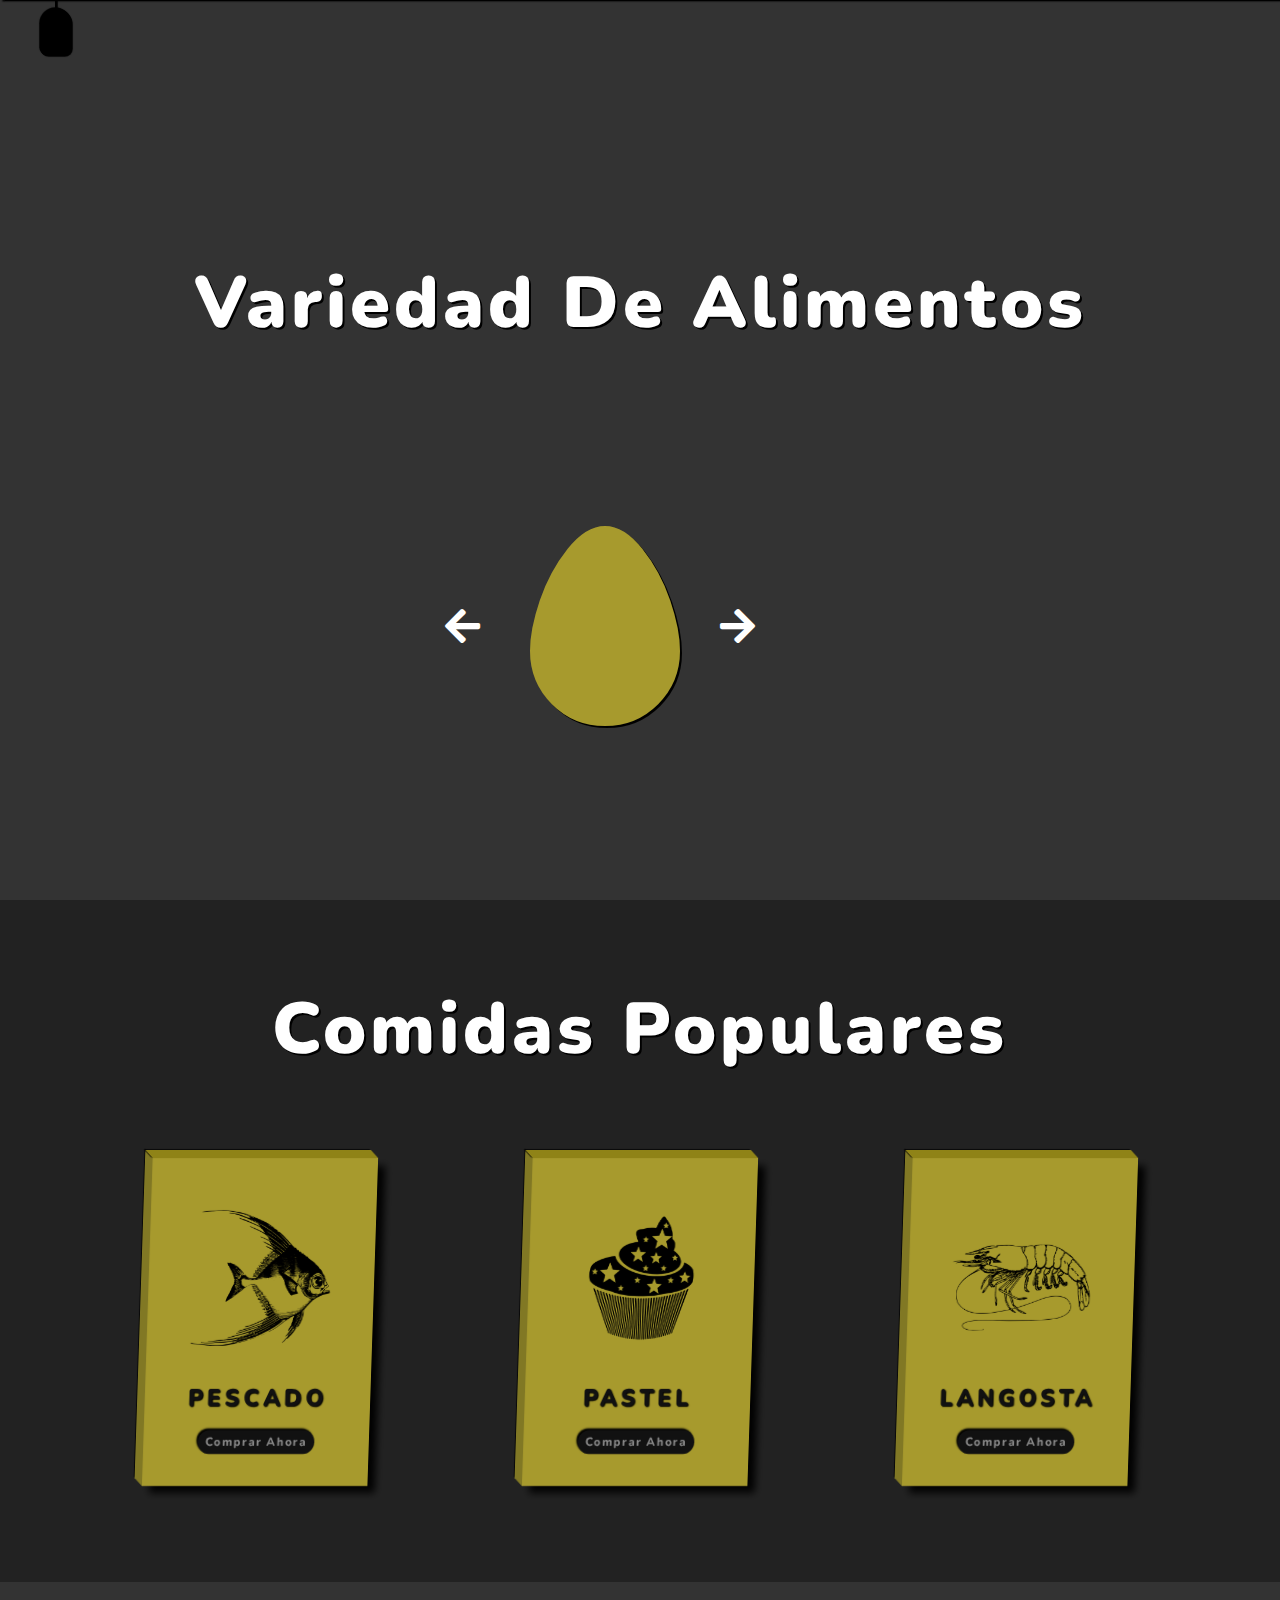
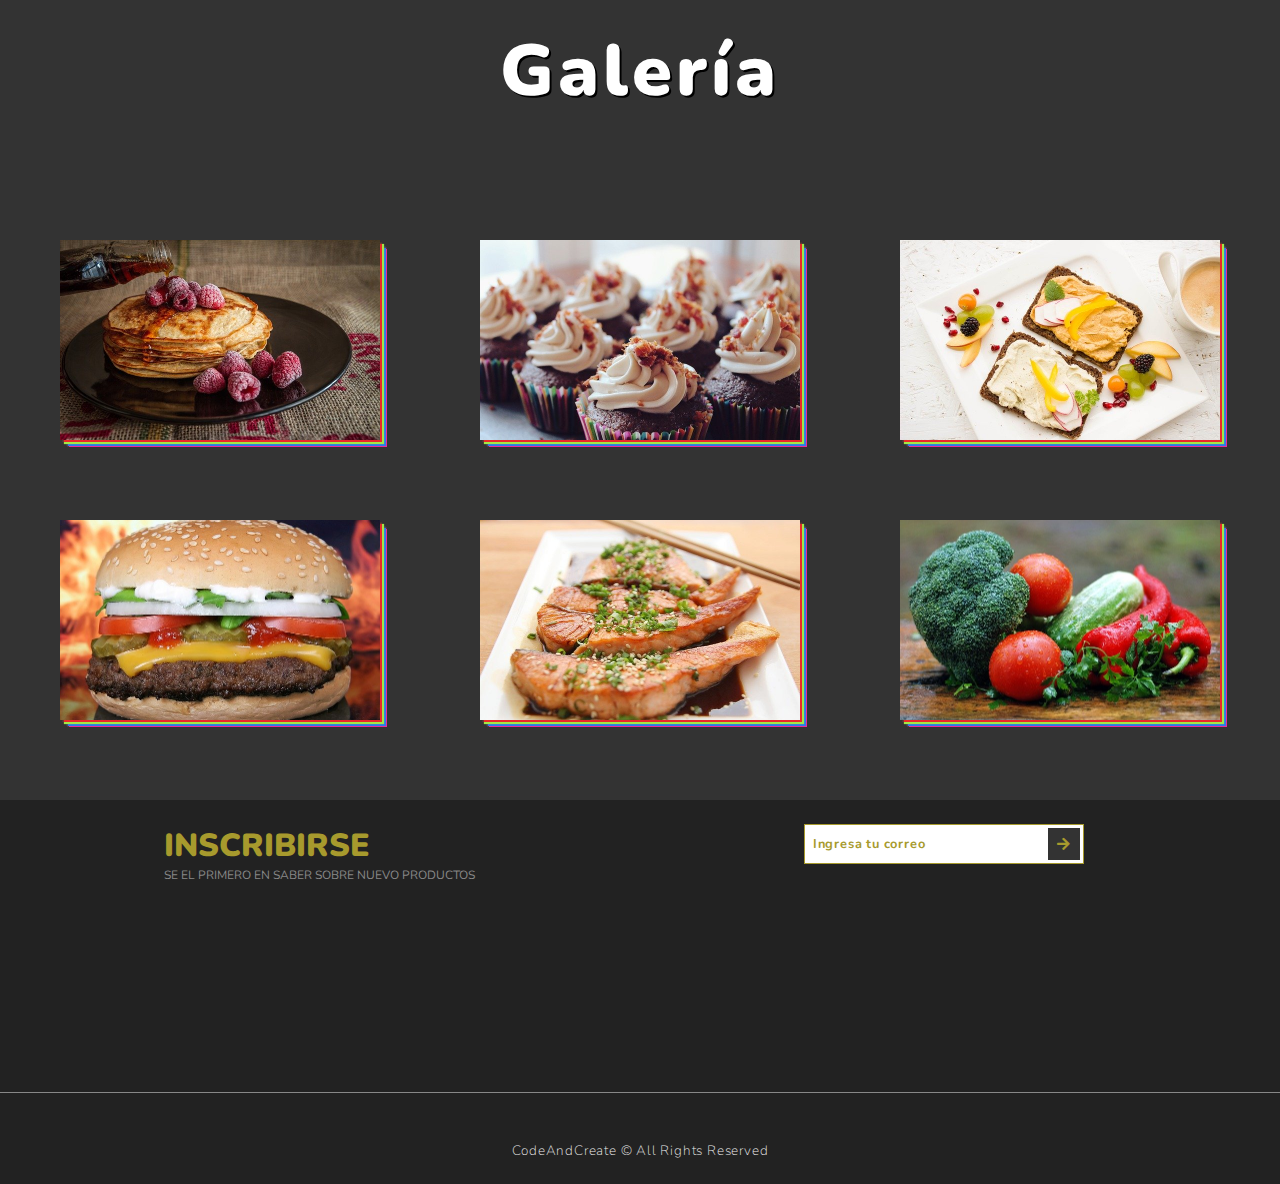
<file: project-1-foods/index.html>
<!DOCTYPE html>
<html lang="en">
  <head>
    <meta charset="UTF-8" />
    <meta name="viewport" content="width=device-width, initial-scale=1.0" />
    <title>Alimentos</title>
    <link rel="stylesheet" href="style.css" />
    <link
      rel="stylesheet"
      href="https://cdnjs.cloudflare.com/ajax/libs/font-awesome/5.15.1/css/all.min.css"
    />
  </head>
  <body>
    <!-- Navbar -->
    <nav class="navbar target">
      <a href="#" class="navbar-link">
        <i class="fas fa-home"></i>
        <span>Home</span>
      </a>
      <a href="#" class="navbar-link">
        <i class="fas fa-utensils"></i>
        <span>Comidas</span>
      </a>
      <a href="#" class="navbar-link">
        <i class="fas fa-hamburger"></i>
        <span>Hamgurguesa</span>
      </a>
      <a href="#" class="navbar-link">
        <i class="fas fa-pizza-slice"></i>
        <span>Pizza</span>
      </a>
      <a href="#" class="navbar-link">
        <i class="fas fa-blender-phone"></i>
        <span>Contacto</span>
      </a>
    </nav>
    <div class="menu target"></div>
    <!-- End of Navbar -->

    <div class="container">
      <!-- Section 1 -->
      <section class="section-1">
        <h1 class="section-heading">Variedad de alimentos</h1>
        <div class="section-1-row-2">
          <div class="section-1-icons">
            <i class="fas fa-egg change"></i>
            <i class="fas fa-stroopwafel"></i>
            <i class="fas fa-cheese"></i>
            <i class="fas fa-hotdog"></i>
            <i class="fas fa-drumstick-bite"></i>
            <i class="fas fa-apple-alt"></i>
            <i class="fas fa-ice-cream"></i>
            <i class="fas fa-fish"></i>
            <i class="fas fa-cookie"></i>
            <i class="fas fa-seedling"></i>
          </div>
          <i class="fas fa-arrow-left left-arrow"></i>

          <i class="fas fa-arrow-right right-arrow"></i>
        </div>
      </section>
      <!-- End of Section 1 -->

      <!-- Section 2 -->
      <section class="section-2">
        <h1 class="section-heading">Comidas populares</h1>
        <div class="cards-container">
          <div class="card">
            <img src="images/card-img-1.png" class="card-img" />
            <h3 class="card-name">Pescado</h3>
            <button class="card-btn">Comprar ahora</button>
          </div>
          <div class="card">
            <img src="images/card-img-2.png" class="card-img" />
            <h3 class="card-name">Pastel</h3>
            <button class="card-btn">Comprar ahora</button>
          </div>
          <div class="card">
            <img src="images/card-img-3.png" class="card-img" />
            <h3 class="card-name">Langosta</h3>
            <button class="card-btn">Comprar ahora</button>
          </div>
        </div>
      </section>
      <!-- End ofSection 2 -->

      <!-- Section 3 -->
      <section class="section-3">
        <h1 class="section-heading">Galería</h1>
        <div class="gallery">
          <a href="#" class="gallery-link" title="Comprar ahora">
            <img src="images/gallery-img-1.jpg" class="food-img" />
            <h3 class="food-name">Pancakes</h3>
            <p class="food-description">
              Lorem ipsum dolor sit amet consectetur adipisicing elit. Maiores
              deserunt unde labore blanditiis officia fugiat.
            </p>
          </a>
          <a href="#" class="gallery-link" title="Comprar ahora">
            <img src="images/gallery-img-2.jpg" class="food-img" />
            <h3 class="food-name">Cupcakes</h3>
            <p class="food-description">
              Lorem ipsum dolor sit amet consectetur adipisicing elit. Maiores
              deserunt unde labore blanditiis officia fugiat.
            </p>
          </a>
          <a href="#" class="gallery-link" title="Comprar ahora">
            <img src="images/gallery-img-3.jpg" class="food-img" />
            <h3 class="food-name">Hummus</h3>
            <p class="food-description">
              Lorem ipsum dolor sit amet consectetur adipisicing elit. Maiores
              deserunt unde labore blanditiis officia fugiat.
            </p>
          </a>
          <a href="#" class="gallery-link" title="Comprar ahora">
            <img src="images/gallery-img-4.jpg" class="food-img" />
            <h3 class="food-name">Hamburguesa</h3>
            <p class="food-description">
              Lorem ipsum dolor sit amet consectetur adipisicing elit. Maiores
              deserunt unde labore blanditiis officia fugiat.
            </p>
          </a>
          <a href="#" class="gallery-link" title="Comprar ahora">
            <img src="images/gallery-img-5.jpg" class="food-img" />
            <h3 class="food-name">Salmón</h3>
            <p class="food-description">
              Lorem ipsum dolor sit amet consectetur adipisicing elit. Maiores
              deserunt unde labore blanditiis officia fugiat.
            </p>
          </a>
          <a href="#" class="gallery-link" title="Comprar ahora">
            <img src="images/gallery-img-6.jpg" class="food-img" />
            <h3 class="food-name">Vegetales</h3>
            <p class="food-description">
              Lorem ipsum dolor sit amet consectetur adipisicing elit. Maiores
              deserunt unde labore blanditiis officia fugiat.
            </p>
          </a>
        </div>
      </section>
      <!-- End of Section 3 -->

      <!-- Section 4 -->
      <section class="section-4">
        <div class="section-4-text">
          <h2 class="section-4-heading">Inscribirse</h2>
          <p class="section-4-paragraph">
            Se el primero en saber sobre nuevo productos
          </p>
        </div>

        <form class="signup-form">
          <input
            type="email"
            class="signup-form-input"
            placeholder="Ingresa tu correo"
          />
          <button type="submit" class="signup-form-btn">
            <i class="fas fa-arrow-right"></i>
          </button>
        </form>

        <p class="copyright">CodeAndCreate &copy; All Rights Reserved</p>
      </section>
      <!-- End of Section 4 -->
    </div>
    <script src="script.js"></script>
  </body>
</html>
</file>
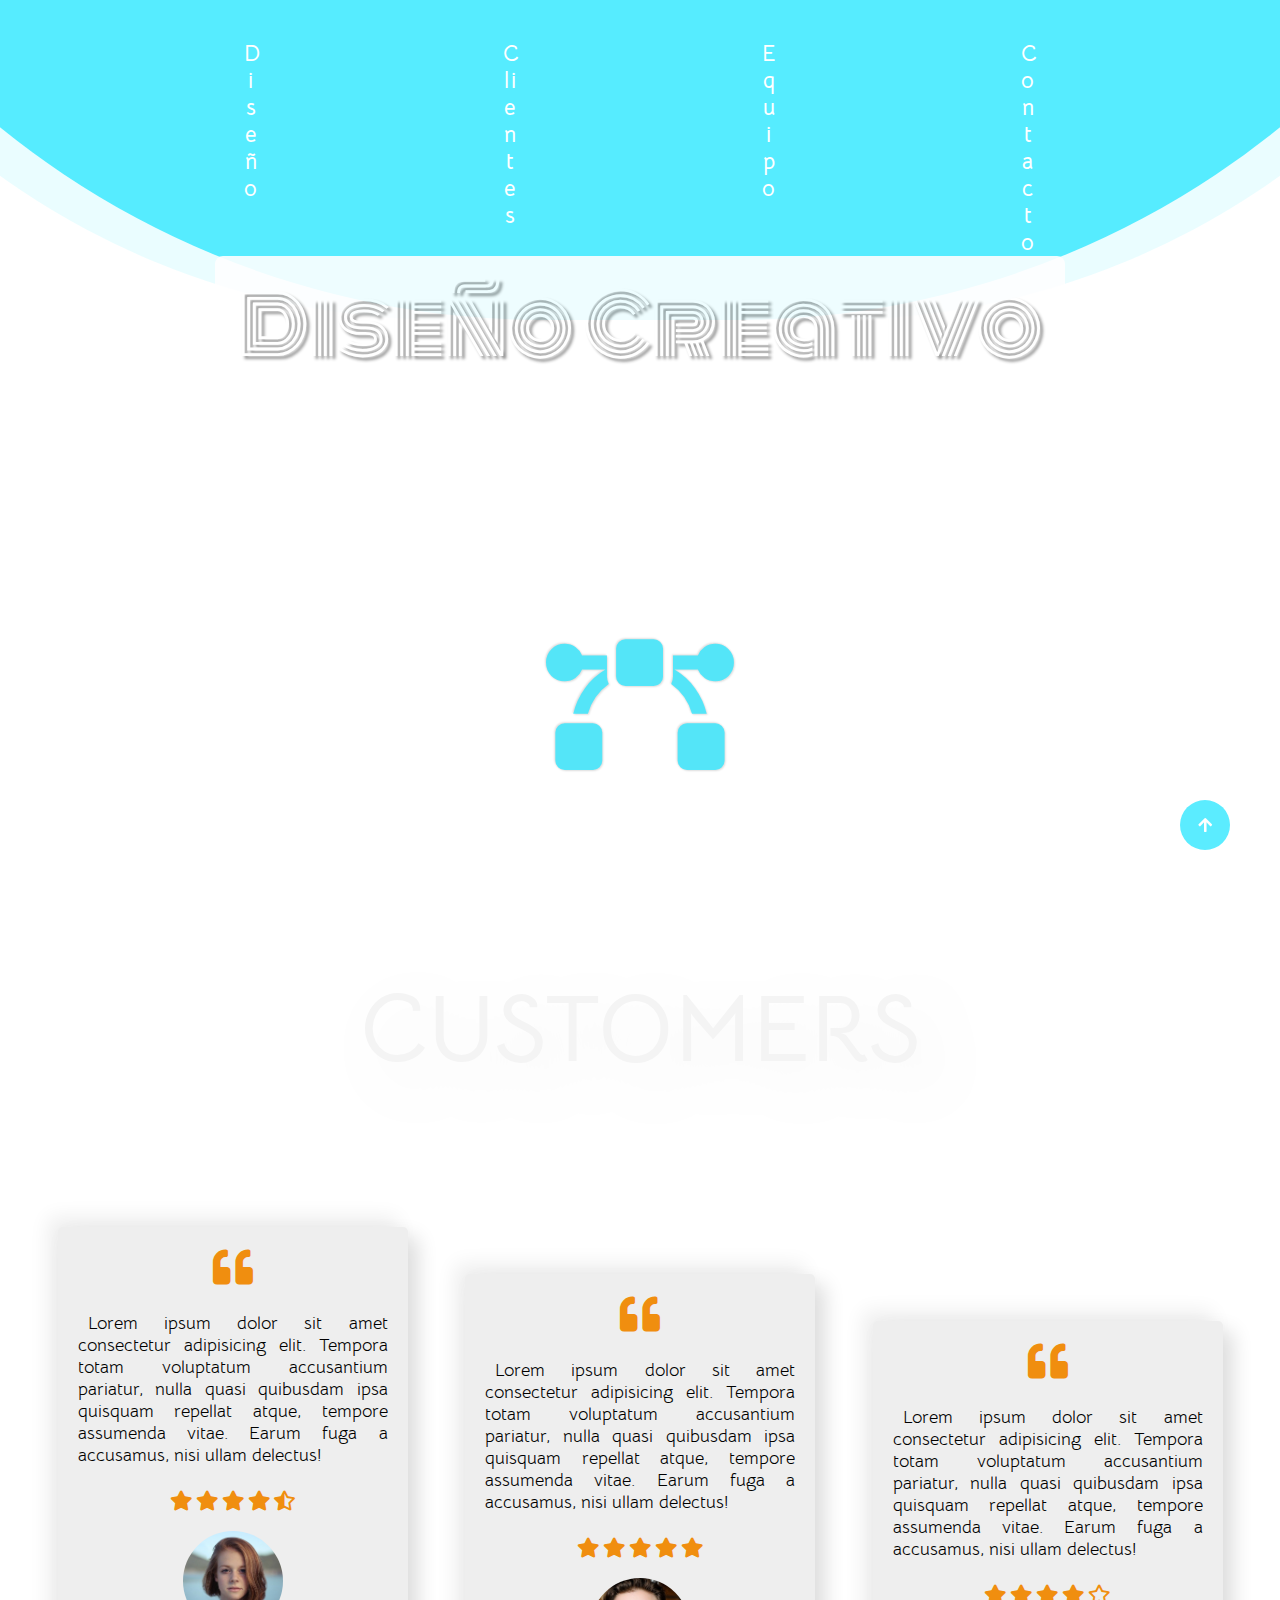
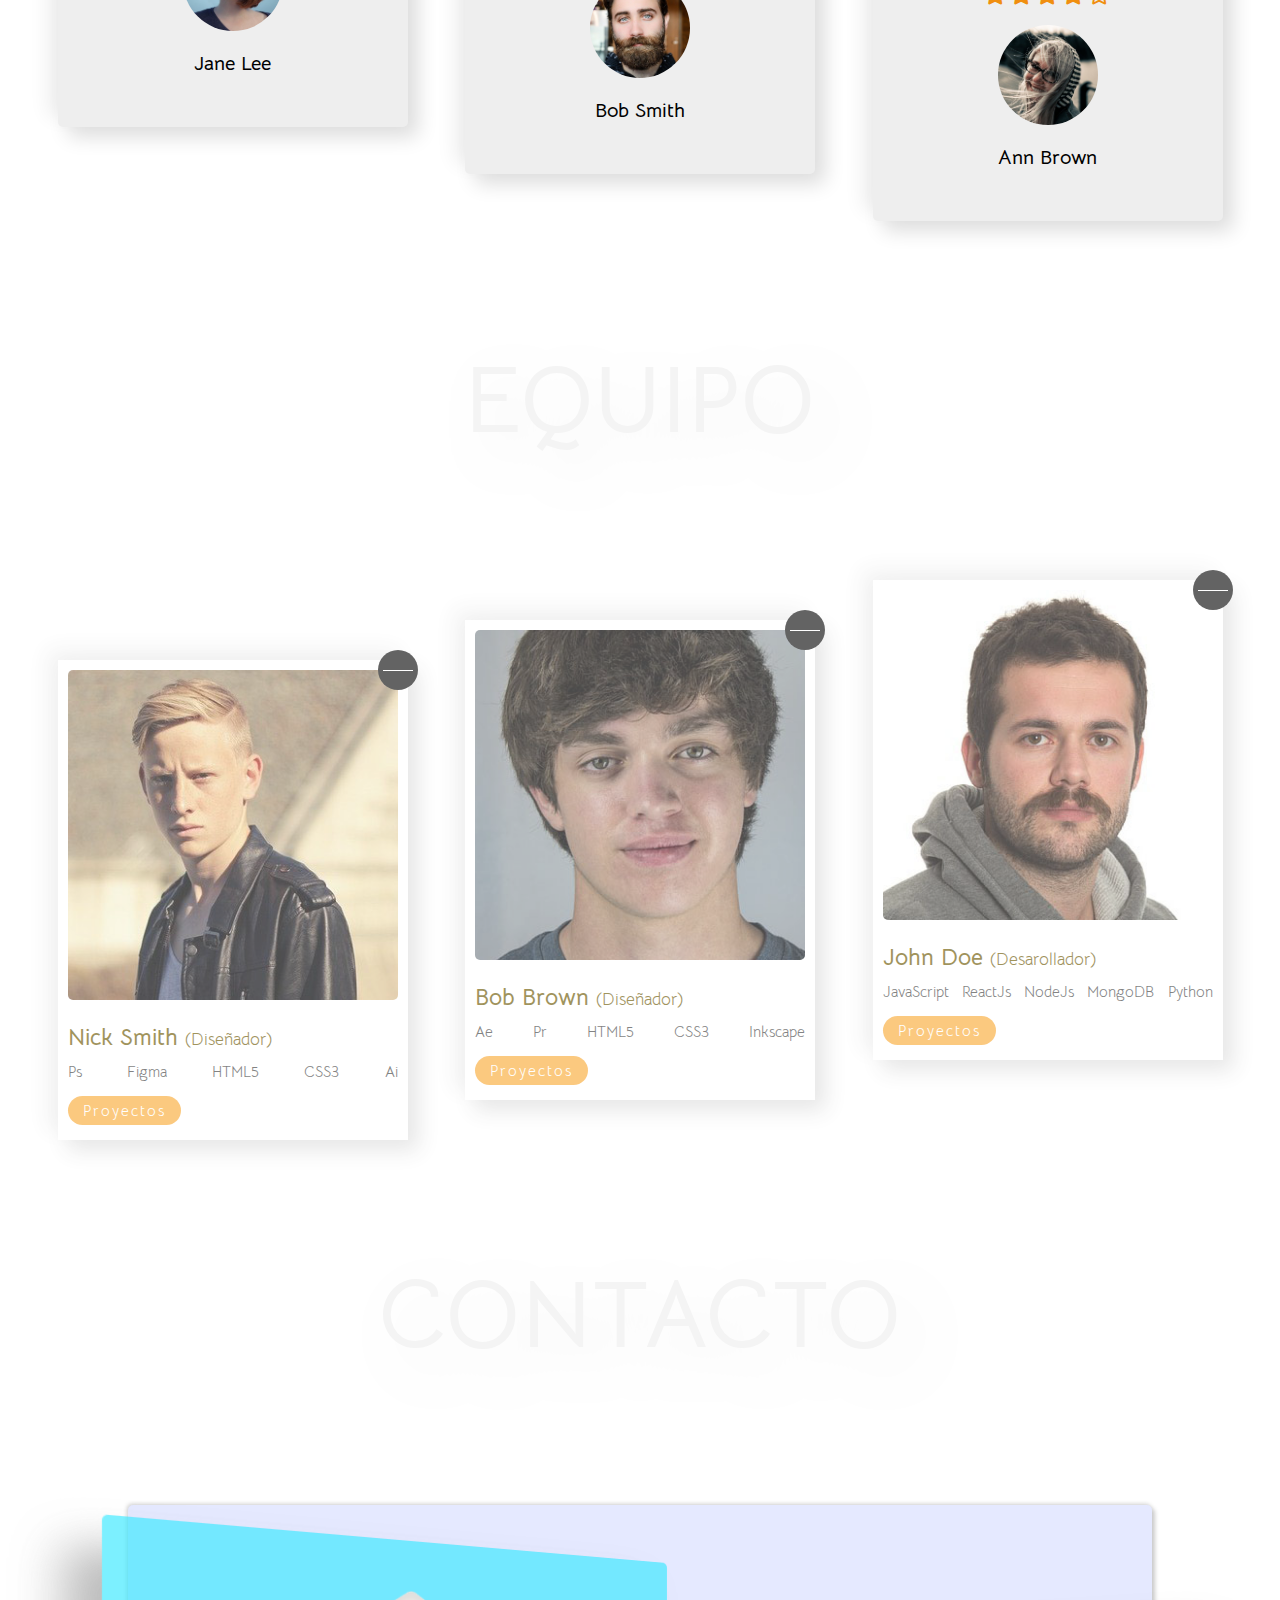
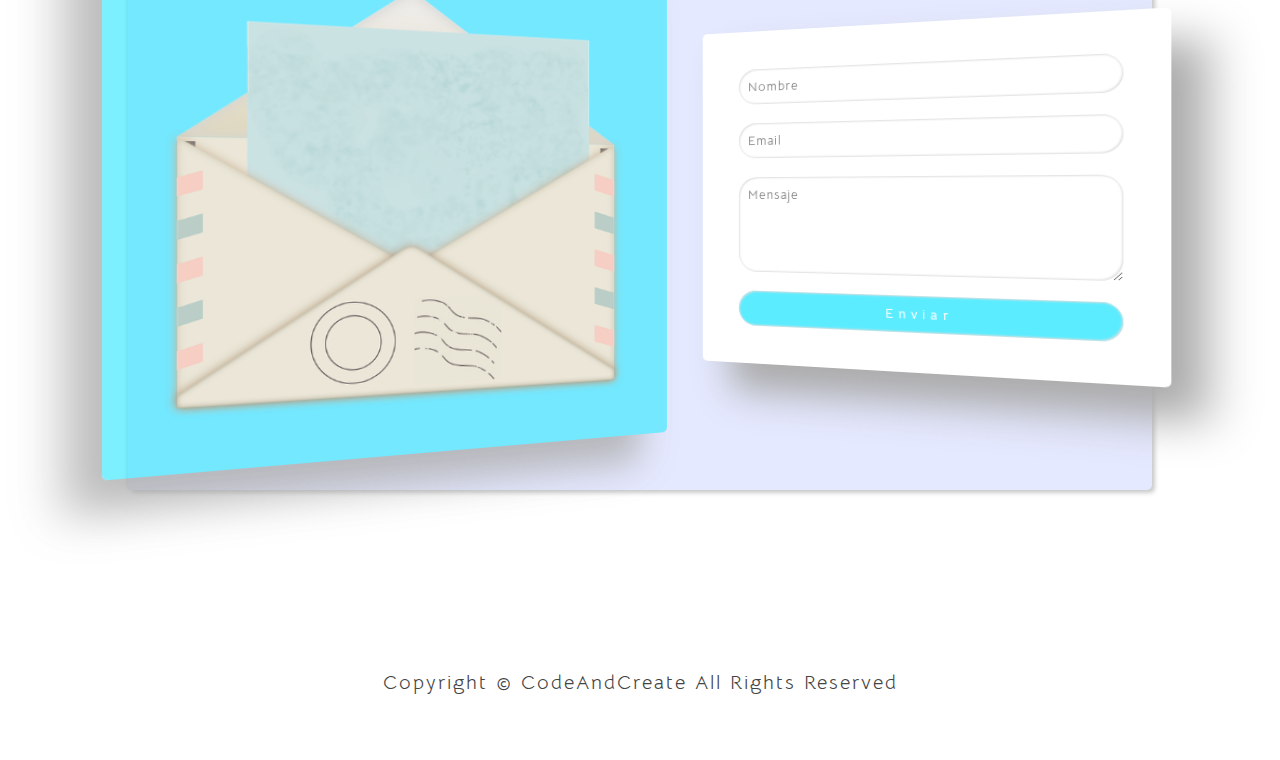
<file: project-2-Creative Design/index.html>
<!DOCTYPE html>
<html lang="en">
  <head>
    <meta charset="UTF-8" />
    <meta name="viewport" content="width=device-width, initial-scale=1.0" />
    <title>Creative Design</title>
    <link rel="stylesheet" href="style.css" />
    <link
      rel="stylesheet"
      href="https://cdnjs.cloudflare.com/ajax/libs/font-awesome/5.15.1/css/all.min.css"
    />
  </head>
  <body>
    <div class="container">
      <!-- Section 1 -->
      <section class="section-1" id="home">
        <nav class="navbar">
          <a href="#home" class="navbar-link">Diseño</a>
          <a href="#customers" class="navbar-link">Clientes</a>
          <a href="#team" class="navbar-link">Equipo</a>
          <a href="#contact" class="navbar-link">Contacto</a>
        </nav>

        <div class="floating-bg"></div>
        <h1 class="section-1-heading">Diseño Creativo</h1>
        <div class="logo">
          <i class="fas fa-bezier-curve"></i>
        </div>
      </section>
      <!-- End Of Section 1 -->

      <!-- Section 2 -->
      <section class="section-2" id="customers">
        <h1 class="section-heading">Customers</h1>
        <div class="customers-wrapper">
          <div class="customer">
            <i class="fas fa-quote-left"></i>
            <p class="customer-text">
              Lorem ipsum dolor sit amet consectetur adipisicing elit. Tempora
              totam voluptatum accusantium pariatur, nulla quasi quibusdam ipsa
              quisquam repellat atque, tempore assumenda vitae. Earum fuga a
              accusamus, nisi ullam delectus!
            </p>
            <div class="customer-rating">
              <i class="fas fa-star"></i>
              <i class="fas fa-star"></i>
              <i class="fas fa-star"></i>
              <i class="fas fa-star"></i>
              <i class="fas fa-star-half-alt"></i>
            </div>
            <img src="images/customer-img-1.jpg" class="customer-img" />
            <h4 class="customer-name">Jane Lee</h4>
          </div>
          <div class="customer">
            <i class="fas fa-quote-left"></i>
            <p class="customer-text">
              Lorem ipsum dolor sit amet consectetur adipisicing elit. Tempora
              totam voluptatum accusantium pariatur, nulla quasi quibusdam ipsa
              quisquam repellat atque, tempore assumenda vitae. Earum fuga a
              accusamus, nisi ullam delectus!
            </p>
            <div class="customer-rating">
              <i class="fas fa-star"></i>
              <i class="fas fa-star"></i>
              <i class="fas fa-star"></i>
              <i class="fas fa-star"></i>
              <i class="fas fa-star"></i>
            </div>
            <img src="images/customer-img-2.jpg" class="customer-img" />
            <h4 class="customer-name">Bob Smith</h4>
          </div>
          <div class="customer">
            <i class="fas fa-quote-left"></i>
            <p class="customer-text">
              Lorem ipsum dolor sit amet consectetur adipisicing elit. Tempora
              totam voluptatum accusantium pariatur, nulla quasi quibusdam ipsa
              quisquam repellat atque, tempore assumenda vitae. Earum fuga a
              accusamus, nisi ullam delectus!
            </p>
            <div class="customer-rating">
              <i class="fas fa-star"></i>
              <i class="fas fa-star"></i>
              <i class="fas fa-star"></i>
              <i class="fas fa-star"></i>
              <i class="far fa-star"></i>
            </div>
            <img src="images/customer-img-3.jpg" class="customer-img" />
            <h4 class="customer-name">Ann Brown</h4>
          </div>
        </div>
      </section>
      <!-- End of Section 2 -->
      <!-- Section 3 -->
      <section class="section-3" id="team">
        <h1 class="section-heading">Equipo</h1>
        <div class="team-wrapper">
          <div class="team-member">
            <img
              src="images/team-member-1.jpg"
              alt="team member 1"
              class="team-member-img"
            />
            <h2 class="team-member-name">
              Nick Smith <span>(Diseñador)</span>
            </h2>
            <ul class="team-member-skills">
              <li>Ps</li>
              <li>Figma</li>
              <li>HTML5</li>
              <li>CSS3</li>
              <li>Ai</li>
            </ul>
            <a href="" class="projects-btn">Proyectos</a>
            <div class="story-btn" title="Mi Historia">
              <div class="story-btn-line"></div>
            </div>
            <div class="story">
              <h4 class="story-heading">Sobre Mi</h4>
              <p class="story-paragraph">
                Lorem ipsum dolor sit amet consectetur adipisicing elit. Placeat
                maxime vitae officiis ex illo, dolores error, tenetur eaque quae
                unde ut quo temporibus. Pariatur veritatis, consectetur
                perspiciatis repellendus laborum eveniet, fugit delectus
                suscipit aliquam dolor, consequuntur doloremque iure. Facilis,
                deserunt.
              </p>
            </div>
          </div>
          <div class="team-member">
            <img
              src="images/team-member-2.jpg"
              alt="team member 2"
              class="team-member-img"
            />
            <h2 class="team-member-name">Bob Brown <span>(Diseñador)</span></h2>
            <ul class="team-member-skills">
              <li>Ae</li>
              <li>Pr</li>
              <li>HTML5</li>
              <li>CSS3</li>
              <li>Inkscape</li>
            </ul>
            <a href="" class="projects-btn">Proyectos</a>
            <div class="story-btn" title="Mi Historia">
              <div class="story-btn-line"></div>
            </div>
            <div class="story">
              <h4 class="story-heading">Sobre Mi</h4>
              <p class="story-paragraph">
                Lorem ipsum dolor sit amet consectetur adipisicing elit. Placeat
                maxime vitae officiis ex illo, dolores error, tenetur eaque quae
                unde ut quo temporibus. Pariatur veritatis, consectetur
                perspiciatis repellendus laborum eveniet, fugit delectus
                suscipit aliquam dolor, consequuntur doloremque iure. Facilis,
                deserunt.
              </p>
            </div>
          </div>
          <div class="team-member">
            <img
              src="images/team-member-3.jpg"
              alt="team member 3"
              class="team-member-img"
            />
            <h2 class="team-member-name">
              John Doe <span>(Desarollador)</span>
            </h2>
            <ul class="team-member-skills">
              <li>JavaScript</li>
              <li>ReactJs</li>
              <li>NodeJs</li>
              <li>MongoDB</li>
              <li>Python</li>
            </ul>
            <a href="" class="projects-btn">Proyectos</a>
            <div class="story-btn" title="Mi Historia">
              <div class="story-btn-line"></div>
            </div>
            <div class="story">
              <h4 class="story-heading">Sobre Mi</h4>
              <p class="story-paragraph">
                Lorem ipsum dolor sit amet consectetur adipisicing elit. Placeat
                maxime vitae officiis ex illo, dolores error, tenetur eaque quae
                unde ut quo temporibus. Pariatur veritatis, consectetur
                perspiciatis repellendus laborum eveniet, fugit delectus
                suscipit aliquam dolor, consequuntur doloremque iure. Facilis,
                deserunt.
              </p>
            </div>
          </div>
        </div>
      </section>
      <!-- End of Section 3 -->
      <!-- Section 4 -->
      <section class="section-4" id="contact">
        <h1 class="section-heading">Contacto</h1>
        <div class="form-container">
          <img src="images/form-img.png" alt="form img" class="form-img" />
          <form class="contact-form">
            <input type="text" placeholder="Nombre" />
            <input type="email" placeholder="Email" />
            <textarea placeholder="Mensaje"></textarea>
            <input type="submit" value="Enviar" />
          </form>
        </div>
        <p class="copyright">
          Copyright &copy; CodeAndCreate All Rights Reserved
        </p>
      </section>
      <!-- End of Section 4 -->

      <a href="#home" class="scroll-up-btn">
        <i class="fas fa-arrow-up"></i>
      </a>
    </div>

    <script src="script.js"></script>
  </body>
</html>
</file>
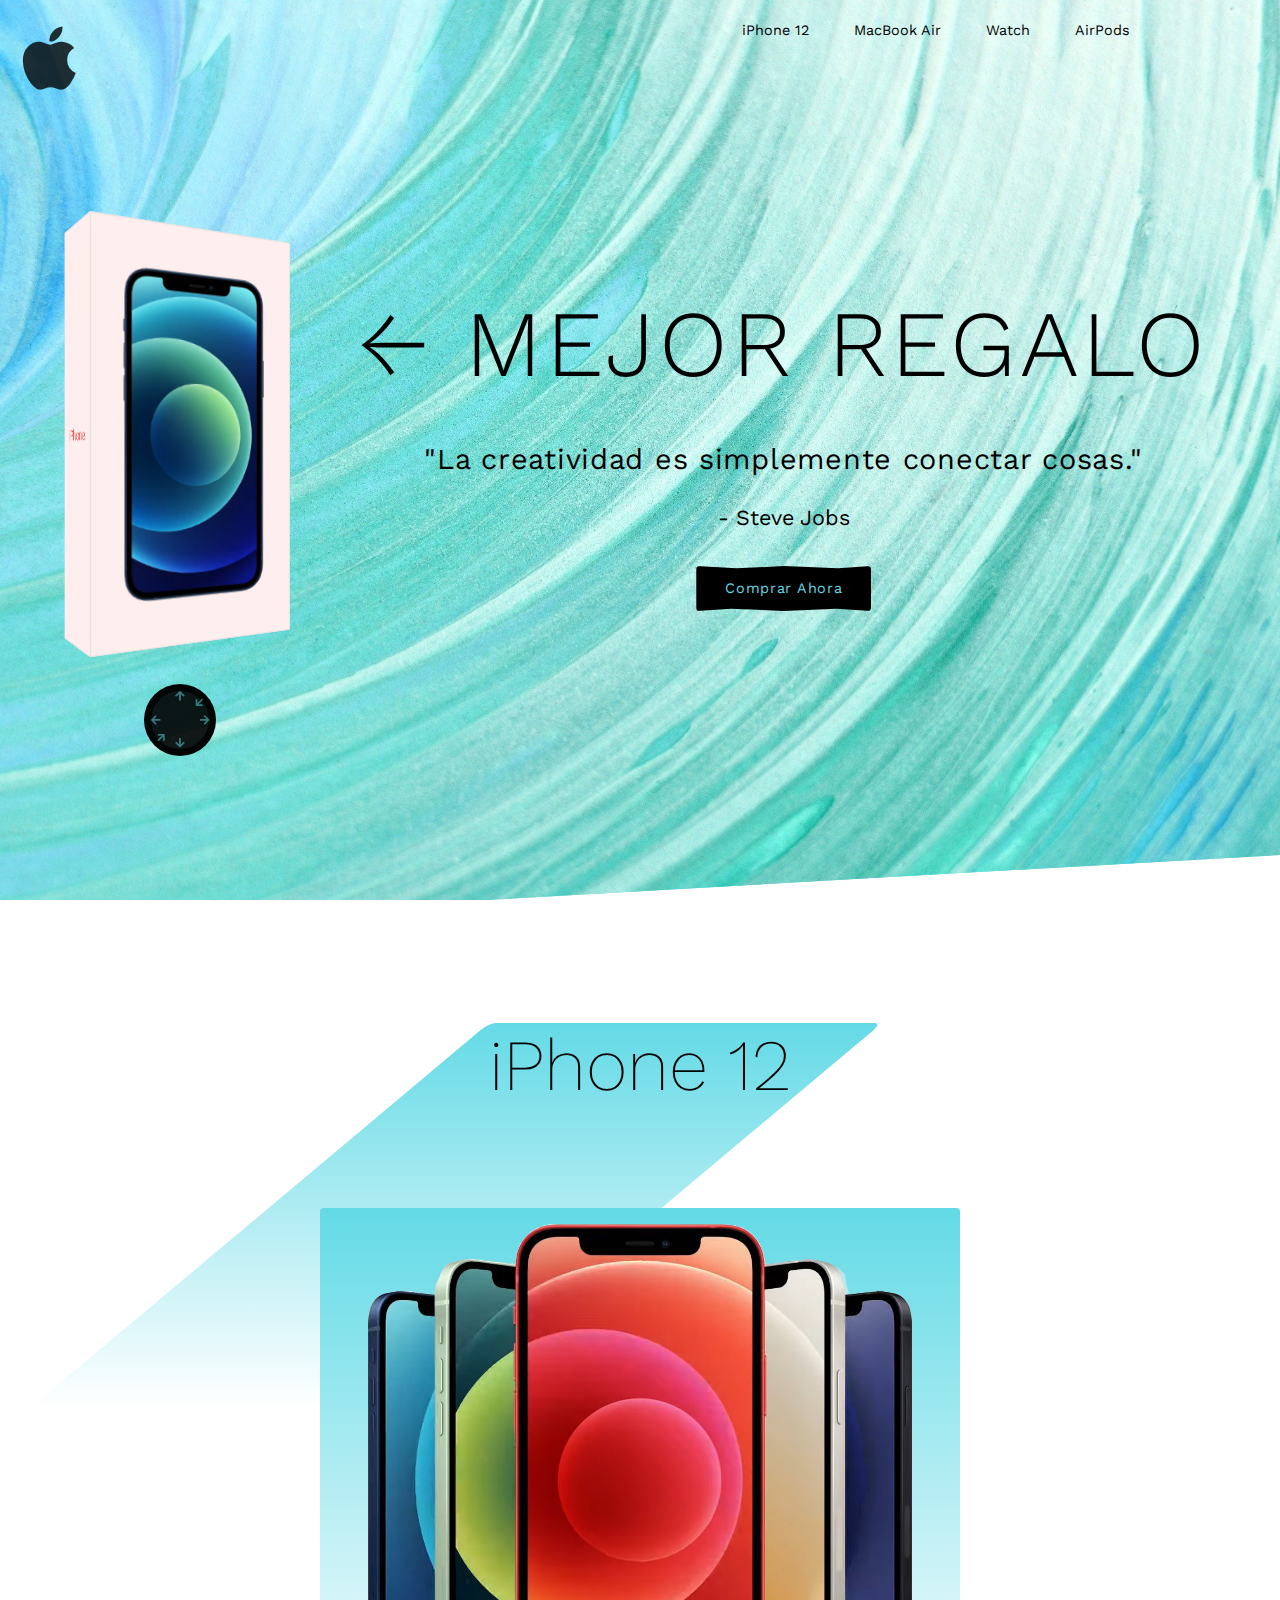
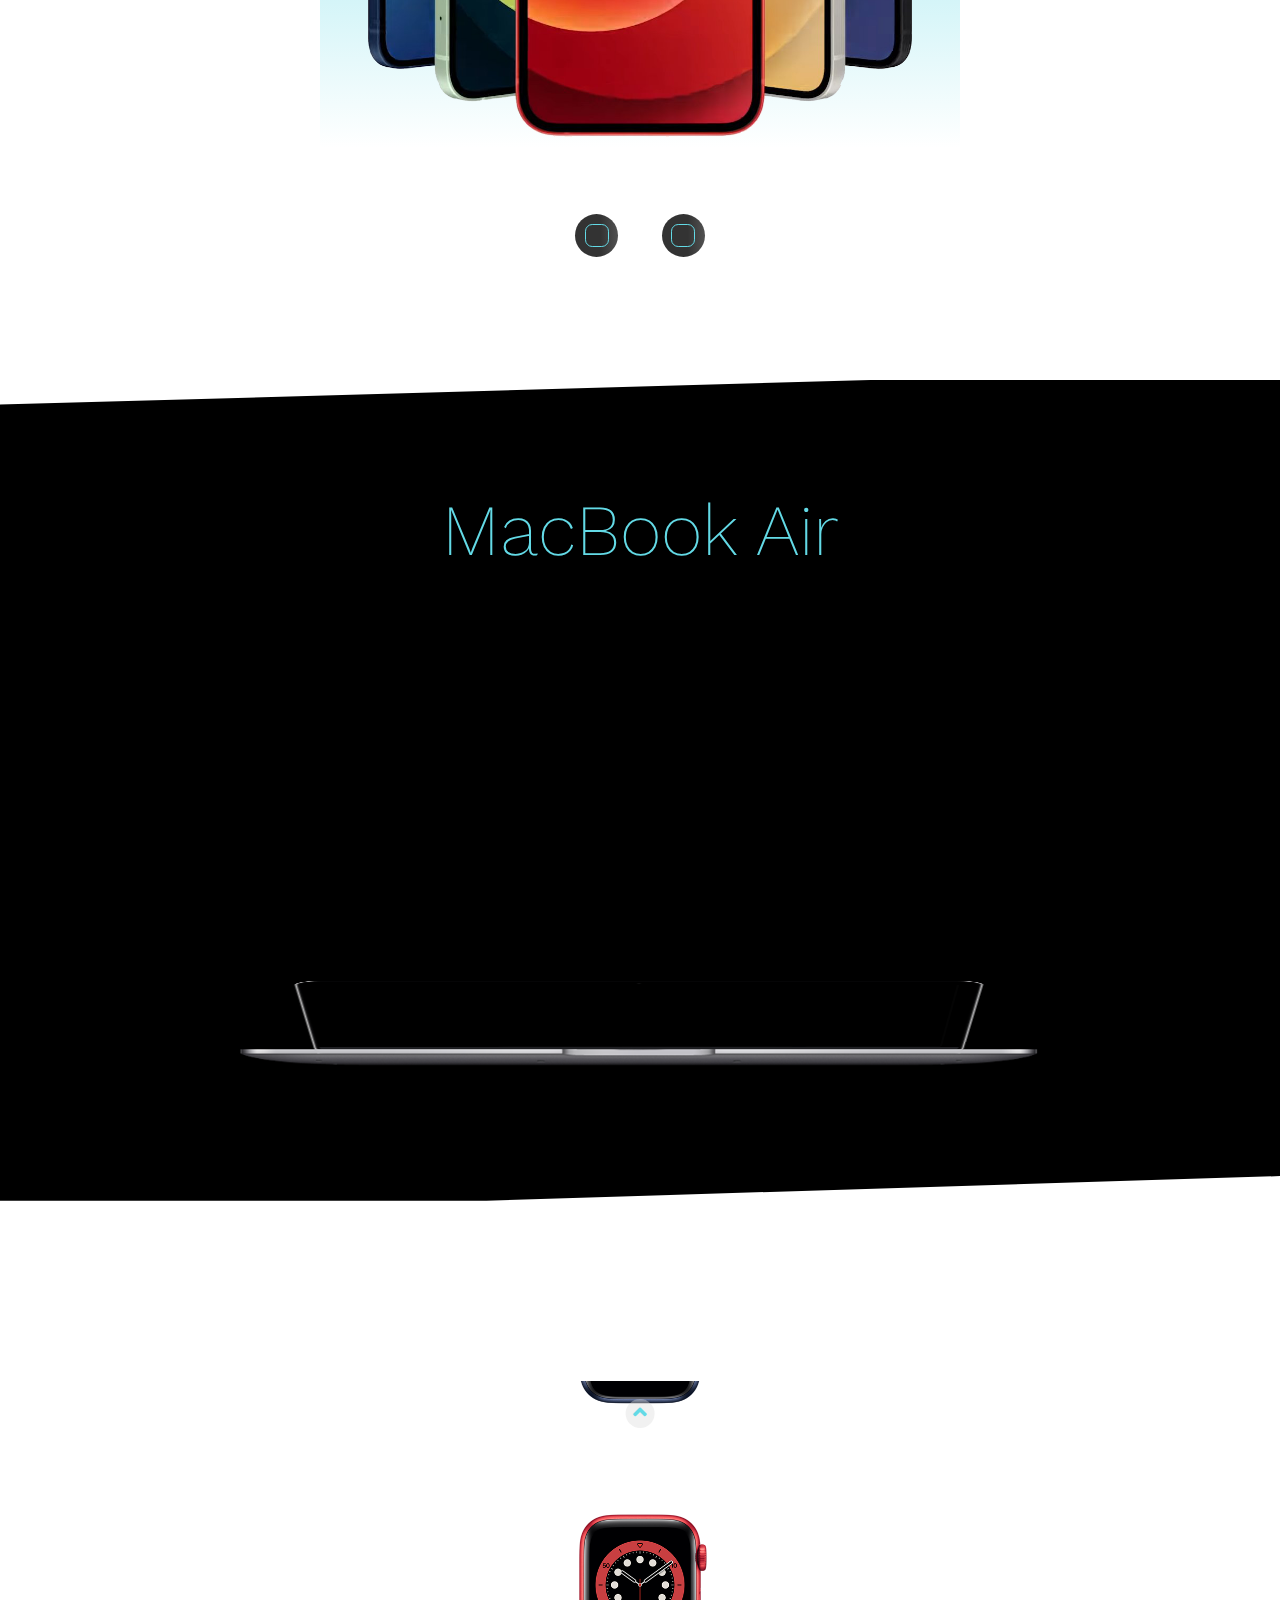
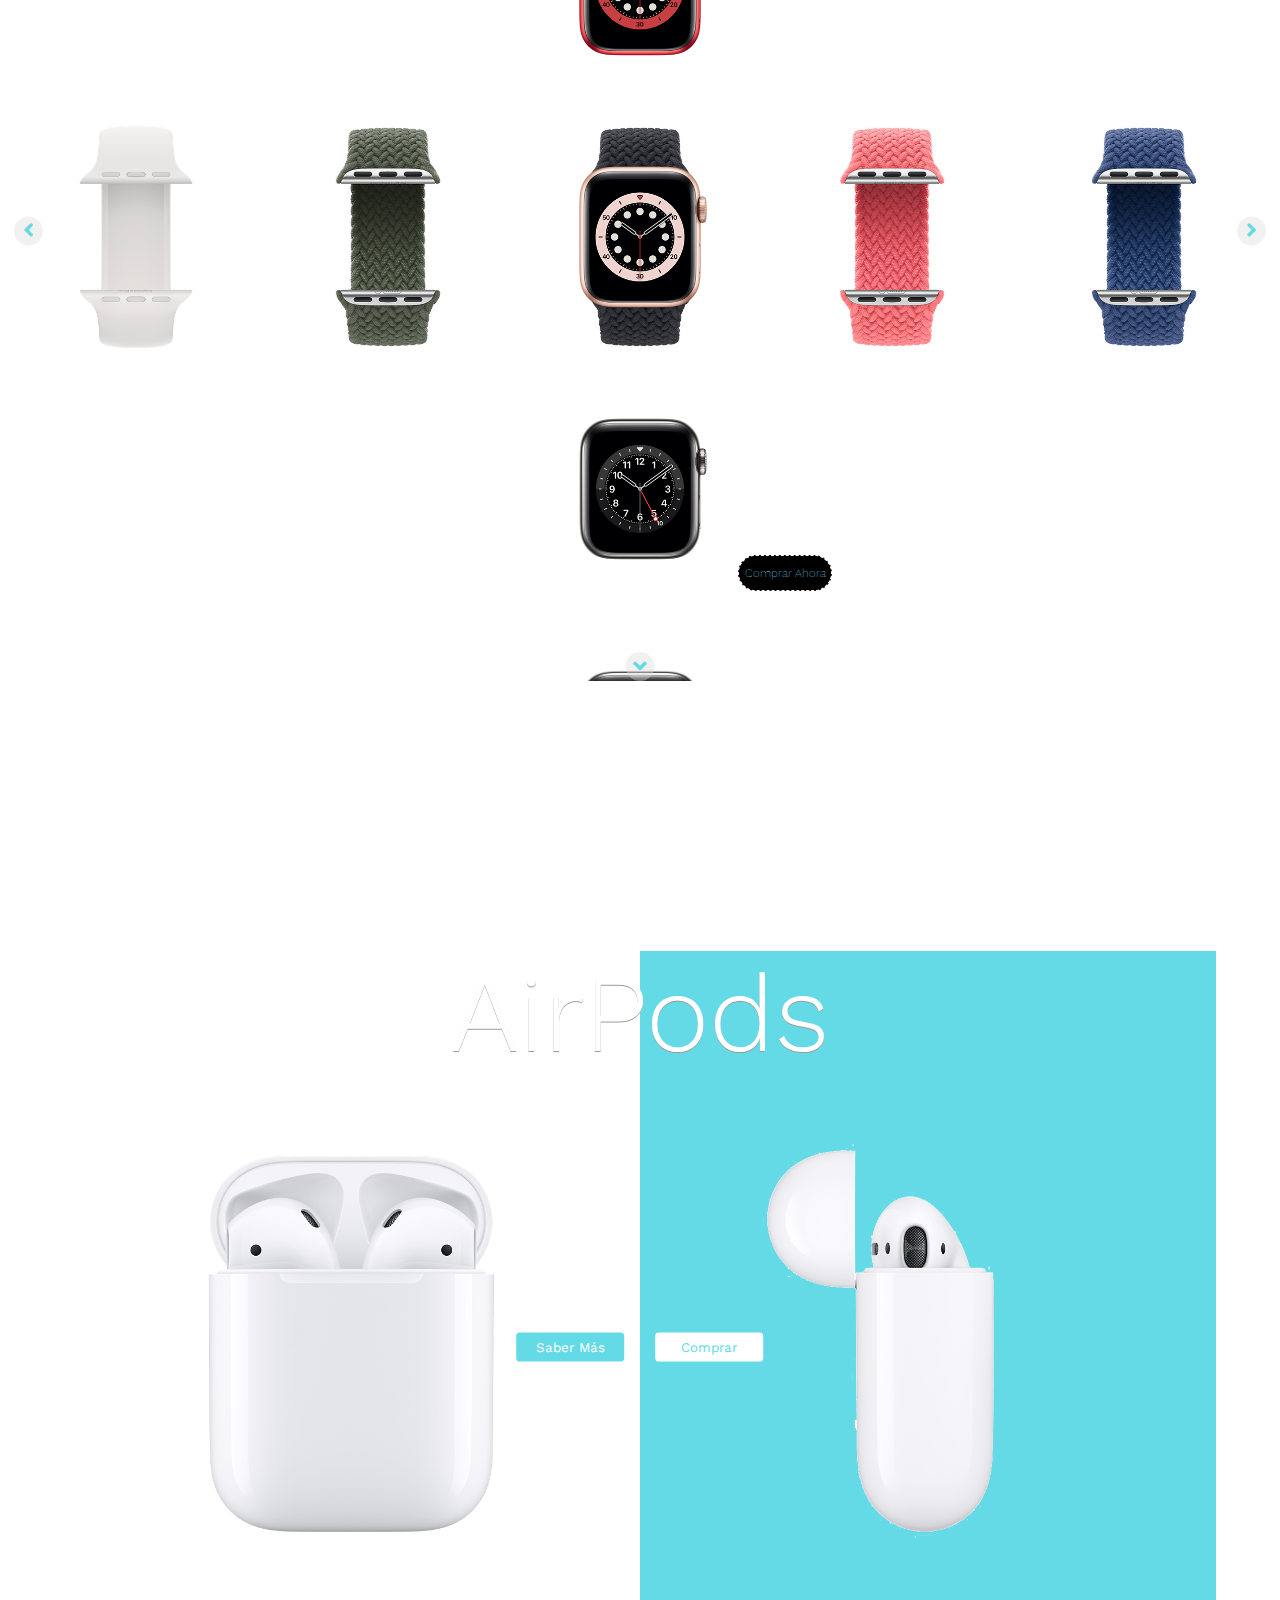
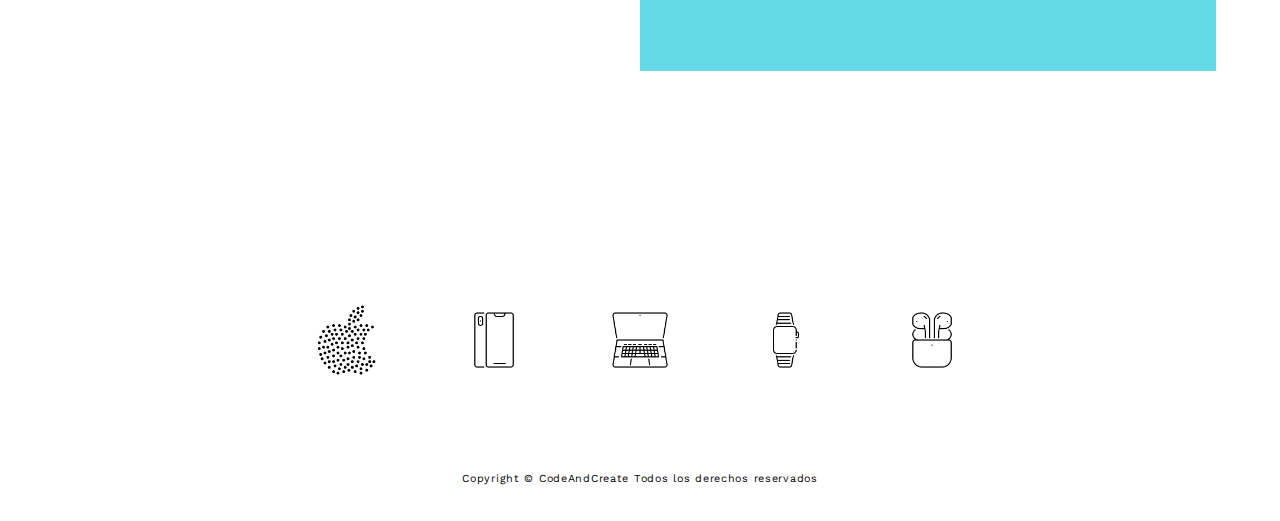
<file: project-4-Apple-eCommerce/index.html>
<!DOCTYPE html>
<html lang="en">
  <head>
    <meta charset="UTF-8" />
    <meta name="viewport" content="width=device-width, initial-scale=1.0" />
    <title>Apple eCommerce</title>
    <link
      rel="shortcut icon"
      href="images/icons/home-icon.png"
      type="image/x-icon"
    />
    <link rel="stylesheet" href="style.css" />
    <link
      rel="stylesheet"
      href="https://cdnjs.cloudflare.com/ajax/libs/font-awesome/5.15.1/css/all.min.css"
    />
  </head>
  <body>
    <div class="container">
      <!-- Section 1 -->
      <section class="section-1" id="section-1">
        <!-- logo -->
        <a href="#" class="logo">
          <i class="fab fa-apple"></i>
        </a>
        <!-- End of logo -->

        <!-- Navbar -->
        <nav class="navbar">
          <a href="#section-2" class="navbar-link">iPhone 12</a>
          <a href="#section-3" class="navbar-link">MacBook Air</a>
          <a href="#section-4" class="navbar-link">Watch</a>
          <a href="#section-5" class="navbar-link">AirPods</a>
        </nav>
        <!-- End of Navbar -->

        <!-- Cube -->
        <div class="cube-wrapper">
          <div class="cube">
            <div class="front-side">
              <img src="images/iphone.png" alt="" />
            </div>
            <div class="back-side center">
              <i class="fab fa-apple"></i>
            </div>
          </div>

          <!-- Controls -->
          <div class="controls">
            <a href="#" class="top-x-control">
              <i class="fas fa-arrow-up"></i>
            </a>
            <a href="#" class="bottom-x-control">
              <i class="fas fa-arrow-down"></i>
            </a>
            <a href="#" class="left-y-control">
              <i class="fas fa-arrow-left"></i>
            </a>
            <a href="#" class="right-y-control">
              <i class="fas fa-arrow-right"></i>
            </a>
            <a href="#" class="top-z-control">
              <i class="fas fa-arrow-down"></i>
            </a>
            <a href="#" class="bottom-z-control">
              <i class="fas fa-arrow-up"></i>
            </a>
          </div>
          <!-- End of Controls -->
        </div>
        <!-- End of Cube -->

        <!-- Banner -->
        <div class="section-1-banner center">
          <h1>&#8592; Mejor Regalo</h1>
          <p>"La creatividad es simplemente conectar cosas."</p>
          <span> - Steve Jobs</span>
          <button type="button">Comprar Ahora</button>
        </div>
        <!-- End of Banner -->

        <!-- Slideshow -->
        <div class="slideshow"></div>
        <!-- End of Slideshow -->
      </section>
      <!-- End of Section 1 -->

      <!-- Section 2 -->
      <section class="section-2" id="section-2">
        <!-- Section 2 Heading -->
        <h1 class="section-2-heading">iPhone 12</h1>
        <!-- End Of section 2 heading -->

        <!-- Section 2 Images -->
        <div class="iphones">
          <img
            src="images/iPhone 12/iphones-1-img.png"
            alt="iPhone 12 img 1"
            class="iphone-img-1"
          />
          <img
            src="images/iPhone 12/iphones-2-img.png"
            alt="iPhone 12 img 2"
            class="iphone-img-2"
          />
        </div>
        <!-- End of Section 2 Images -->

        <!-- Section 2 buttons -->
        <div class="iphone-btns">
          <a href="#" class="iphone-btn center">
            <span>Saber Más</span>
          </a>
          <a href="#" class="iphone-btn center">
            <span>Comprar</span>
          </a>
        </div>
        <!-- End of section 2 buttons -->
      </section>
      <!-- End of section 2 -->

      <!-- Section 3 -->
      <section class="section-3 center" id="section-3">
        <!-- Section 3 Heading -->
        <h1 class="section-3-heading">MacBook Air</h1>
        <!-- End of Section 3 Heading -->

        <!-- Section 3 Content -->
        <div class="section-3-content center">
          <!-- Section 3 imgs -->
          <img
            src="images/MacBook/macbook-screen.png"
            alt="macbook-screen"
            class="macbook-img-1"
          />
          <img
            src="images/MacBook/macbook-keyboard.png"
            alt="macbook-keyboard"
            class="macbook-img-2"
          />
          <!-- End of section 3 imgs -->

          <!-- Section 3 Loading -->
          <div class="loading-wrapper">
            <div class="loading center">
              <i class="fab fa-apple"></i>
              <div class="progress-bar"></div>
            </div>
          </div>
          <!-- End of section 3 loading -->

          <!-- Section 3 Info -->
          <div class="macbook-info">
            <h2 class="macbook-info-heading">Luz. Velocidad</h2>
            <p class="macbook-price">Desde $999</p>
            <button class="macbook-btn">Comprar Ahora</button>
          </div>
          <!-- End of section 3 info -->
        </div>
        <!-- End of Section 3 Content -->
      </section>
      <!-- End of section 3 -->

      <!-- Section 4 -->
      <section class="section-4 center" id="section-4">
        <!-- Section 4 Watches -->
        <div class="watches center">
          <!-- Watch Bands -->
          <div class="watch-bands center">
            <img
              src="images/watches/watch-band-1.jpg"
              alt="watch-band-1"
              class="watch-band-img"
            />
            <img
              src="images/watches/watch-band-2.jpg"
              alt="watch-band-2"
              class="watch-band-img"
            />
            <img
              src="images/watches/watch-band-3.jpg"
              alt="watch-band-3"
              class="watch-band-img"
            />
            <img
              src="images/watches/watch-band-4.jpg"
              alt="watch-band-4"
              class="watch-band-img"
            />
            <img
              src="images/watches/watch-band-5.jpg"
              alt="watch-band-5"
              class="watch-band-img"
            />
            <img
              src="images/watches/watch-band-6.jpg"
              alt="watch-band-6"
              class="watch-band-img"
            />
            <img
              src="images/watches/watch-band-7.jpg"
              alt="watch-band-7"
              class="watch-band-img"
            />
            <img
              src="images/watches/watch-band-8.jpg"
              alt="watch-band-8"
              class="watch-band-img"
            />
            <img
              src="images/watches/watch-band-9.jpg"
              alt="watch-band-9"
              class="watch-band-img"
            />
          </div>
          <!-- End of Watch Bands -->

          <!-- Watch Cases -->
          <div class="watch-cases center">
            <img
              src="images/watches/watch-case-1.png"
              alt="watch-case-1"
              class="watch-case-img"
            />
            <img
              src="images/watches/watch-case-2.png"
              alt="watch-case-2"
              class="watch-case-img"
            />
            <img
              src="images/watches/watch-case-3.png"
              alt="watch-case-3"
              class="watch-case-img"
            />
            <img
              src="images/watches/watch-case-4.png"
              alt="watch-case-4"
              class="watch-case-img"
            />
            <img
              src="images/watches/watch-case-5.png"
              alt="watch-case-5"
              class="watch-case-img"
            />
            <img
              src="images/watches/watch-case-6.png"
              alt="watch-case-6"
              class="watch-case-img"
            />
            <img
              src="images/watches/watch-case-7.png"
              alt="watch-case-7"
              class="watch-case-img"
            />
            <img
              src="images/watches/watch-case-8.png"
              alt="watch-case-8"
              class="watch-case-img"
            />
            <img
              src="images/watches/watch-case-9.png"
              alt="watch-case-9"
              class="watch-case-img"
            />
          </div>
          <!-- End of Watch Cases -->
        </div>
        <!-- End of section 4 watches -->

        <!-- Watch Controls -->
        <a href="#" class="watch-control watch-top-control center">
          <i class="fas fa-angle-up"></i>
        </a>
        <a href="#" class="watch-control watch-right-control center">
          <i class="fas fa-angle-right"></i>
        </a>
        <a href="#" class="watch-control watch-bottom-control center">
          <i class="fas fa-angle-down"></i>
        </a>
        <a href="#" class="watch-control watch-left-control center">
          <i class="fas fa-angle-left"></i>
        </a>
        <!-- End of Watch Controls -->

        <!-- Watch Button -->
        <button class="watch-btn">Comprar Ahora</button>
        <!-- End of Watch Button -->
      </section>
      <!-- End of section 4 -->

      <!-- Section 5 -->
      <section class="section-5 center" id="section-5">
        <!-- Section 5 Content -->
        <div class="airpods">
          <!-- Section 5 Heading -->
          <h1 class="section-5-heading">AirPods</h1>
          <!-- End of Section 5 Heading -->

          <!-- Section 5 Imgs -->
          <img
            src="images/AirPods/airpods-1.png"
            alt="airpods-1"
            class="airpods-img-1"
          />
          <img
            src="images/AirPods/airpods-2.png"
            alt="airpods-2"
            class="airpods-img-2"
          />
          <!-- End Section 5 Imgs -->

          <!-- Section 5 btns -->
          <div class="airpods-buttons">
            <button class="airpods-btn">Saber Más</button>
            <button class="airpods-btn">Comprar</button>
          </div>
          <!-- End of Section 5 btns -->
        </div>
        <!-- End Of Section 5 Content -->
      </section>
      <!-- End Of Section 5 -->

      <!-- Section 6 -->
      <section class="section-6 center">
        <div class="section-6-icons">
          <a href="#section-1" class="icon-link">
            <img src="images/icons/home-icon.png" alt="Home Icon" />
          </a>
          <a href="#section-2" class="icon-link">
            <img src="images/icons/iphone-icon.png" alt="Iphone Icon" />
          </a>
          <a href="#section-3" class="icon-link">
            <img src="images/icons/macbook-icon.png" alt="MacBook Icon" />
          </a>
          <a href="#section-4" class="icon-link">
            <img src="images/icons/watch-icon.png" alt="Watch Icon" />
          </a>
          <a href="#section-5" class="icon-link">
            <img src="images/icons/airpods-icon.png" alt="Airpods Icon" />
          </a>
        </div>
        <p class="copyright">
          Copyright &copy; CodeAndCreate Todos los derechos reservados
        </p>
      </section>
      <!-- End of Section 6 -->
    </div>
    <script src="script.js"></script>
  </body>
</html>
</file>
<file: project-1-foods/style.css>
@import url("https://fonts.googleapis.com/css2?family=Nunito:wght@200;300;400;500;600;700;800;900&display=swap");

/* Common Styles */
* {
  margin: 0;
  padding: 0;
  box-sizing: border-box;
  text-decoration: none;
  outline: none;
  font-family: "Nunito", sans-serif;
  font-weight: 400;
}

html,
body {
  font-size: 62.5%; /* 1rem = 10px */
}

.section-heading {
  font-size: 9rem;
  font-weight: 900;
  color: #fff;
  text-align: center;
  text-transform: capitalize;
  letter-spacing: 0.5rem;
  text-shadow: 0.3rem 0.3rem #000;
}

/* End of Common Styles */

/* Navbar */
.navbar {
  width: 100%;
  height: 14rem;
  background-color: #000;
  position: fixed;
  top: -14rem;
  z-index: 100;
  display: flex;
  justify-content: center;
  align-items: center;
  box-shadow: 0.2rem 0.2rem 0.2rem #000;
  transition: top 0.4s;
}

.navbar.change {
  top: 0;
  transition: top 0.4s 0.2s;
}

.navbar-link {
  color: #aaa;
  margin: 0 4rem;
  display: flex;
  flex-direction: column;
  justify-content: center;
  align-items: center;
  opacity: 0;
  transition: color 0.3s, opacity 0.2s;
}

.change .navbar-link {
  opacity: 1;
}

.change .navbar-link:nth-child(1) {
  transition: opacity 0.4s 0.5s, color 0.3s;
}

.change .navbar-link:nth-child(2) {
  transition: opacity 0.4s 0.6s, color 0.3s;
}

.change .navbar-link:nth-child(3) {
  transition: opacity 0.4s 0.7s, color 0.3s;
}

.change .navbar-link:nth-child(4) {
  transition: opacity 0.4s 0.8s, color 0.3s;
}

.change .navbar-link:nth-child(5) {
  transition: opacity 0.4s 0.9s, color 0.3s;
}

.navbar-link:hover {
  color: #fff;
}

.navbar-link i {
  font-size: 7rem;
}

.navbar-link span {
  font-size: 2.5rem;
  font-weight: 900;
  letter-spacing: 0.5rem;
  margin-top: 0.5rem;
}

.menu {
  width: 4rem;
  height: 6rem;
  background-color: #000;
  position: fixed;
  top: 1rem;
  left: 5rem;
  border-radius: 30rem 30rem 15rem 15rem;
  box-shadow: 0.1rem 0.1rem 0.1rem #000, -0.1rem -0.1rem 0.1rem #000;
  cursor: pointer;
  z-index: 100;
  transition: top 0.4s 0.2s;
}

.menu.change {
  top: 15rem;
  transition: top 0.4s;
}

.menu::before {
  content: "";
  width: 0.3rem;
  height: 15rem;
  background-color: #000;
  position: absolute;
  top: -15rem;
  left: calc(50% - 0.15rem);
  box-shadow: 0.1rem 0 0.1rem #000;
}
/* End of Navbar */

/* Section 1 */
.section-1 {
  width: 100%;
  height: 100vh;
  background-color: #333;
  display: flex;
  flex-direction: column;
  justify-content: space-evenly;
  align-items: center;
}

.section-1-icons i {
  font-size: 25rem;
  color: #a79a2d;
  position: absolute;
  transform: translate(-50%, -50%) scale(0);
  text-shadow: 0.2rem 0.2rem #000;
  transition: transform 0.3s;
}

.section-1-icons i.change {
  transform: translate(-50%, -50%) scale(1);
  transition: transform 0.3s 0.3s;
}

.section-1-icons button i {
  transform: translate(-50%, -50%) scale(1);
  font-size: 5rem;
  color: #fff;
  cursor: pointer;
}

.section-1-row-2 .left-arrow,
.section-1-row-2 .right-arrow {
  transform: scale(1);
  font-size: 5rem;
  color: #fff;
  cursor: pointer;
}

.section-1-row-2 {
  display: flex;
  justify-content: center;
  align-items: center;
}

.section-1-row-2 .left-arrow {
  transform: translateX(-20rem);
}

.section-1-row-2 .right-arrow {
  transform: translateX(10rem);
}

/* End of Section 1 */

/* Section 2 */
.section-2 {
  width: 100%;
  height: 120vh;
  background-color: #222;
  display: flex;
  flex-direction: column;
  justify-content: space-between;
  padding: 10rem 0;
}

.cards-container {
  display: flex;
  justify-content: space-evenly;
  margin-top: 10rem;
}

.card {
  width: 30rem;
  height: max-content;
  background-color: #a79a2d;
  padding: 4rem;
  display: flex;
  flex-direction: column;
  justify-content: space-between;
  align-items: center;
  box-shadow: 1rem 1rem 1rem #000;
  position: relative;
  transform: rotateY(20deg) skewX(-2deg);
  transition: transform 0.5s, box-shadow 0.5s;
}

.card:hover {
  transform: rotateY(20deg) skewX(-2deg) translateY(-3rem);
  box-shadow: 2rem 2rem 2rem #000;
}

.card::before {
  content: "";
  height: 100%;
  width: 1rem;
  background-color: #817824;
  position: absolute;
  top: 0;
  left: -1rem;
  transform: skewY(45deg);
  transform-origin: right;
  box-shadow: -0.1rem -0.1rem 0.1rem #000;
}

.card::after {
  content: "";
  height: 1rem;
  width: 100%;
  background-color: #8f8317;
  position: absolute;
  top: -1rem;
  left: 0;
  transform: skewX(45deg);
  transform-origin: bottom;
  box-shadow: -0.1rem -0.1rem 0.1rem #000;
}

.card-name {
  font-size: 3rem;
  font-weight: 900;
  text-transform: uppercase;
  letter-spacing: 0.5rem;
  color: #111;
  margin: 2rem 0;
  text-shadow: 0.15rem 0.15rem 0.15rem #000;
}

.card-img {
  width: 100%;
}

.card-btn {
  width: 70%;
  background-color: #111;
  color: #888;
  border-radius: 5rem;
  font-size: 1.5rem;
  font-weight: 800;
  letter-spacing: 0.2rem;
  text-transform: capitalize;
  border: none;
  padding: 0.5rem 0;
  cursor: pointer;
  box-shadow: -0.2rem -0.2rem 0.2rem #000;
}
/* End of Section 2 */

/* Section 3 */
.section-3 {
  background-color: #333;
  padding: 5rem 0;
}

.gallery {
  display: flex;
  flex-wrap: wrap;
  align-items: center;
  justify-content: space-evenly;
  margin-top: 10rem;
}

.gallery-link {
  position: relative;
  margin: 4rem 1rem;
}

.gallery-link:hover::before {
  height: 80%;
}

.gallery-link:hover::after {
  width: 90%;
}

.gallery-link::before {
  content: "";
  position: absolute;
  top: 2vw;
  left: 80%;
  width: 0.2rem;
  height: 0;
  background-color: #fff;
  z-index: 10;
  transition: height 0.5s;
}

.gallery-link::after {
  content: "";
  position: absolute;
  top: 30%;
  left: 2rem;
  width: 0;
  height: 0.2rem;
  background-color: #fff;
  transition: width 0.5s;
}

.food-img {
  width: 24vw;
  height: 15vw;
  object-fit: cover;
  box-shadow: 0.3rem 0.3rem 0.1rem #e92929, 0.5rem 0.5rem 0.1rem #a2e946,
    0.7rem 0.7rem 0.1rem #297ce9, 0.9rem 0.9rem 0.1rem #e92999;
  transition: all 0.5s;
}

.gallery-link:hover .food-img {
  box-shadow: 1rem 1rem 0.1rem #e92929, 2rem 2rem 0.1rem #a2e946,
    3rem 3rem 0.1rem #297ce9, 4rem 4rem 0.1rem #e92999;
  filter: blur(0.5rem);
  opacity: 0.5;
  transform: scale(1.1);
}

.food-name {
  position: absolute;
  top: 3rem;
  left: 3rem;
  font-size: 2rem;
  font-weight: 700;
  text-transform: uppercase;
  letter-spacing: 0.1rem;
  color: #fff;
  width: 0;
  overflow: hidden;
  transition: width 0.3s;
}

.gallery-link:hover .food-name {
  width: 100%;
  transition: width 1.5s 0.5s;
}

.food-description {
  position: absolute;
  bottom: 3vw;
  left: 2rem;
  width: 70%;
  font-size: 1.5rem;
  font-weight: 300;
  letter-spacing: 0.1rem;
  text-transform: uppercase;
  color: #fff;
  opacity: 0;
  visibility: hidden;
  transition: opacity 0.3s;
}

.gallery-link:hover .food-description {
  opacity: 1;
  visibility: visible;
  transition: opacity 1s 1s;
}
/* End of Section 3 */

/* Section 4 */
.section-4 {
  width: 100%;
  height: 30vw;
  background-color: #222;
  display: flex;
  justify-content: space-around;
  align-items: flex-start;
  padding: 3rem 0;
  position: relative;
}

.section-4-text {
  text-transform: uppercase;
}

.section-4-heading {
  font-size: 4rem;
  font-weight: 900;
  color: #a79a2d;
}

.section-4-paragraph {
  font-size: 1.5rem;
  color: #888;
}

.signup-form {
  display: flex;
  align-items: center;
}

.signup-form-input {
  width: 35rem;
  height: 5rem;
  padding: 1rem;
  border: 0.2rem solid #a79a2d;
  font-size: 1.6rem;
  font-weight: 700;
  letter-spacing: 0.1rem;
  color: #a79a2d;
}

.signup-form-input::placeholder {
  color: #a79a2d;
}

.signup-form-btn {
  position: relative;
  left: -4.5rem;
  width: 4rem;
  height: 4rem;
  background-color: #333;
  color: #a79a2d;
  border: none;
  font-size: 1.8rem;
  cursor: pointer;
}

.copyright {
  position: absolute;
  bottom: 3rem;
  font-size: 1.7rem;
  font-weight: 200;
  color: #eee;
  letter-spacing: 0.1rem;
  border-top: 0.1rem solid #888;
  padding-top: 6rem;
  width: 100%;
  text-align: center;
}
/* End of Section 4 */

/* Responsive */
@media (max-width: 1400px) {
  html {
    font-size: 50%;
  }

  .section-2 {
    height: auto;
    padding: 10rem 0 12rem 0;
  }

  .gallery-link {
    width: 40rem;
    height: 25rem;
    margin: 5rem;
  }

  .food-img {
    width: 100%;
    height: 100%;
  }
}

@media (max-width: 1000px) {
  .section-heading {
    font-size: 9rem;
    margin: 0 5rem;
  }

  .section-1-icons {
    font-size: 25rem;
  }

  .cards-container {
    flex-wrap: wrap;
  }

  .card {
    margin: 5rem;
  }

  .section-4 {
    height: 30rem;
  }
}

@media (max-width: 900px) {
  .navbar-link {
    margin: 2rem;
  }

  .navbar-link i {
    font-size: 4rem;
  }

  .navbar-link span {
    font-size: 2rem;
  }
}

@media (max-width: 700px) {
  .section-heading {
    font-size: 7rem;
    margin: 0 10rem;
  }

  .section-1-icons {
    font-size: 20rem;
  }

  .menu {
    left: 2rem;
  }

  .section-4 {
    height: 40rem;
    flex-direction: column;
    justify-content: flex-start;
    align-items: center;
  }

  .section-4-text {
    margin-bottom: 8rem;
  }
}

@media (max-width: 550px) {
  html {
    font-size: 40%;
  }

  .navbar-link {
    margin: 0 0.7rem;
  }
}
/* End Of Responsive */
</file>
<file: project-2-Creative Design/style.css>
/* Common Styles */
@import url("https://fonts.googleapis.com/css2?family=Bellota+Text:wght@300;400;700&family=Monoton&display=swap");

* {
  margin: 0;
  padding: 0;
  box-sizing: border-box;
  text-decoration: none;
  list-style-type: none;
  outline: none;
  font-family: "Bellota Text", cursive;
  font-weight: 400;
}

html {
  font-size: 62.5%;
  scroll-behavior: smooth;
}

.container {
  width: 100%;
  overflow-x: hidden;
}

.section-heading {
  font-size: 9.5rem;
  font-weight: bold;
  text-transform: uppercase;
  color: #999;
  text-align: center;
  opacity: 0.1;
  text-shadow: 2rem 2rem 4rem #aaa;
}

/* End Of Common Styles */

/* Section 1 */
.section-1 {
  width: 100%;
  height: 100vh;
  background-color: #fff;
  position: relative;
}

.floating-bg {
  width: 150vw;
  height: 150vw;
  background-color: rgba(50, 231, 255, 0.8);
  position: absolute;
  top: -125vw;
  left: calc(50% - 75vw);
  border-radius: 45%;
  animation: rotate 30s infinite;
}

.floating-bg::before {
  content: "";
  width: 100%;
  height: 100%;
  background-color: rgba(50, 231, 255, 0.1);
  position: absolute;
  top: 0;
  left: 0;
  border-radius: 40%;
  animation: rotate 30s infinite;
}

@keyframes rotate {
  0% {
    transform: rotate(0);
  }

  100% {
    transform: rotate(360deg);
  }
}

.navbar {
  position: relative;
  z-index: 20;
  top: 4rem;
  display: flex;
  justify-content: space-evenly;
}

.navbar-link {
  font-size: 2.2rem;
  font-weight: 700;
  letter-spacing: 0.2rem;
  color: #fff;
  width: 1.5rem;
  word-wrap: break-word;
  text-align: center;
  transition: all 0.5s;
}

.navbar-link:hover {
  width: 15rem;
  background-color: rgba(255, 255, 255, 0.2);
  transition: all 2.5s;
}

.section-1-heading {
  font-size: 8rem;
  font-family: "Monoton", cursive;
  position: absolute;
  top: 20vw;
  left: 50%;
  transform: translateX(-50%);
  text-align: center;
  text-shadow: 0.3rem 0.3rem 0.3rem #888;
  color: #fff;
  background-color: #fff;
  width: 85rem;
  padding: 0.8rem 1.6rem;
  border-radius: 0.8rem;
  opacity: 0.9;
}

.logo {
  position: absolute;
  top: 70%;
  left: 50%;
  transform: translateX(-50%);
}

.logo i {
  font-size: 15rem;
  color: rgba(50, 231, 255, 0.8);
  text-shadow: 0.1rem 0.1rem 0.2rem #ddd, -0.1rem -0.1rem 0.2rem #ddd;
}
/* End of Section 1 */

/* Section 2 */
.section-2 {
  width: 100%;
  height: 110vh;
  display: flex;
  flex-direction: column;
  justify-content: space-around;
}

.customers-wrapper {
  display: flex;
  justify-content: space-evenly;
  align-items: center;
  height: 60%;
}

.customer {
  width: 35rem;
  height: 50rem;
  background-color: #eee;
  display: flex;
  flex-direction: column;
  align-items: center;
  border-radius: 0.5rem;
  padding: 2rem;
  box-shadow: 1rem 1rem 2rem #ddd, -1rem -1rem 2rem #eee;
  transition: box-shadow 0.5s;
}

.customer:hover {
  box-shadow: 2rem 2rem 3rem #ddd, -2rem -2rem 3rem #eee;
}

.customer:first-child {
  align-self: flex-start;
}

.customer:last-child {
  align-self: flex-end;
}

.fa-quote-left {
  font-size: 4rem;
  color: #f08e0f;
}

.customer-text {
  font-size: 1.8rem;
  margin: 2.5rem 0;
  text-align: justify;
}

.customer-text::first-letter {
  margin-left: 1rem;
}

.customer-rating i {
  font-size: 2rem;
  color: #f08e0f;
}

.customer-img {
  width: 10rem;
  height: 10rem;
  object-fit: cover;
  margin: 2rem 0;
  border-radius: 50%;
}

.customer-name {
  font-size: 2rem;
  font-weight: 700;
}
/* End Of Section 2 */

/* Section 3 */
.section-3 {
  width: 100%;
  height: 100vh;
  display: flex;
  flex-direction: column;
  justify-content: space-between;
  padding: 5rem 0;
}

.team-wrapper {
  display: flex;
  justify-content: space-evenly;
  align-items: center;
  height: 70%;
}

.team-member {
  width: 35rem;
  background-color: #fff;
  padding: 1rem 1rem 2rem 1rem;
  box-shadow: 1rem 1rem 2rem #ddd, -1rem -1rem 2rem #eee;
  position: relative;
  opacity: 0.7;
  transition: opacity 0.5s;
}

.team-member:hover {
  opacity: 1;
}

.team-member:first-child {
  align-self: flex-end;
}

.team-member:last-child {
  align-self: flex-start;
}

.team-member-img {
  width: 100%;
  border-radius: 0.5rem;
}

.team-member-name {
  font-size: 2.3rem;
  font-weight: 700;
  color: #796717;
  margin-top: 2rem;
}

.team-member-name span {
  font-size: 1.7rem;
}

.team-member-skills {
  display: flex;
  justify-content: space-between;
  margin: 1rem 0 2rem 0;
}

.team-member-skills li {
  font-size: 1.5rem;
  color: #505050;
}

.projects-btn {
  background-color: #fab34a;
  color: #fff;
  padding: 0.5rem 1.5rem;
  border-radius: 5rem;
  font-size: 1.5rem;
  letter-spacing: 0.2rem;
}

.story-btn {
  width: 4rem;
  height: 4rem;
  background-color: #222;
  position: absolute;
  top: -1rem;
  right: -1rem;
  border-radius: 5rem;
  display: flex;
  align-items: center;
  padding: 0.5rem;
  cursor: pointer;
  z-index: 50;
  transition: transform 0.5s;
}

.change.story-btn {
  transform: rotate(405deg);
}

.story-btn-line {
  width: 100%;
  height: 0.1rem;
  background-color: #fff;
}

.story {
  width: 100%;
  height: 100%;
  background-color: rgba(253, 69, 69, 0.9);
  position: absolute;
  top: 0;
  left: 0;
  display: flex;
  flex-direction: column;
  align-items: center;
  justify-content: center;
  padding: 2rem;
  transform: scale(0);
  transform-origin: top right;
  border-radius: 50rem 0 50rem 50rem;
  transition: all 0.5s;
}

.change.story {
  transform: scale(1);
  border-radius: 0;
}

.story-heading {
  font-size: 4rem;
  font-weight: 700;
  color: #fff;
  margin-bottom: 2rem;
}

.story-paragraph {
  font-size: 1.8rem;
  color: #eee;
  text-align: justify;
  letter-spacing: 0.1rem;
  text-indent: 2rem;
}
/* End of Section 3 */

/* Section 4 */
.section-4 {
  width: 100%;
  height: 130vh;
  display: flex;
  flex-direction: column;
  justify-content: space-around;
  align-items: center;
}

.form-container {
  width: 80%;
  height: 50%;
  background-color: #e5e9ff;
  display: flex;
  align-items: center;
  justify-content: space-evenly;
  box-shadow: 0.3rem 0.3rem 0.4rem #ccc, -0.1rem -0.1rem 0.4rem #ccc;
  border-radius: 0.5rem;
  perspective: 100rem;
}

.form-img {
  width: 55rem;
  background-color: rgba(50, 231, 255, 0.8);
  padding: 5rem;
  opacity: 0.8;
  box-shadow: -3rem 3rem 4rem #aaa;
  border-radius: 0.5rem;
  transform: rotateY(20deg);
  transition: all 0.5s;
}

.form-img:hover {
  transform: translateY(-2rem) rotateY(20deg);
  box-shadow: -5rem 5rem 7rem #aaa;
}

.contact-form {
  width: 45rem;
  background-color: #fff;
  display: flex;
  flex-direction: column;
  padding: 3rem;
  border-radius: 0.5rem;
  box-shadow: 3rem 3rem 4rem #aaa;
  transform: rotateY(-20deg);
  transition: all 0.5s;
}

.contact-form:hover {
  transform: translateY(-2rem) rotateY(-20deg);
  box-shadow: 5rem 5rem 7rem #aaa;
}

.contact-form input,
.contact-form textarea {
  margin: 1rem;
  padding: 1rem;
  font-size: 1.3rem;
  letter-spacing: 0.1rem;
  border: none;
  border-radius: 2rem;
  box-shadow: inset 0.1rem 0.1rem 0.2rem #ddd, inset -0.1rem -0.1rem 0.2rem #ddd;
}

.contact-form textarea {
  max-height: 15rem;
  min-height: 10rem;
  max-width: 100%;
  min-width: 70%;
}

.contact-form input[type="submit"] {
  background-color: rgba(50, 231, 255, 0.8);
  color: #fff;
  font-weight: bolder;
  letter-spacing: 0.5rem;
  cursor: pointer;
  transition: background-color 0.5s;
}

.contact-form input[type="submit"]:hover {
  background-color: #32e7ff;
}

.copyright {
  font-size: 2rem;
  letter-spacing: 0.2rem;
  color: #444;
  margin-top: 5rem;
}
/* End of Section 4 */

.scroll-up-btn {
  width: 5rem;
  height: 5rem;
  background-color: rgba(50, 231, 255, 0.8);
  position: fixed;
  bottom: 5rem;
  right: 5rem;
  border-radius: 50%;
  font-size: 1.6rem;
  color: #fff;
  display: flex;
  justify-content: center;
  align-items: center;
}

.scroll-up-btn:hover {
  background-color: #32e7ff;
  transition: background-color 0.5s;
}
</file>
<file: project-4-Apple-eCommerce/style.css>
@import url("https://fonts.googleapis.com/css2?family=Work+Sans:wght@100..900&display=swap");

/* Common Styles */
* {
  margin: 0;
  padding: 0;
  box-sizing: border-box;
  list-style-type: none;
  outline: none;
  text-decoration: none;
  font-family: "Work Sans", sans-serif;
}

html {
  font-size: 62.5%;
  scroll-behavior: smooth;
}

:root {
  --primary-color: #63dae6;
  --white-color: #fff;
  --black-color: #000;
}

.center {
  display: flex;
  justify-content: center;
  align-items: center;
}
/* End of Common Styles */

/* Section 1 */
.section-1 {
  width: 100%;
  height: 100vh;
  background-color: var(--primary-color);
  display: flex;
  align-items: center;
  justify-content: space-evenly;
  clip-path: polygon(100% 0, 100% 95%, 38% 100%, 0 100%, 0 0);
  position: relative;
}

/* Logo */
.logo {
  position: absolute;
  top: 3rem;
  left: 3rem;
}

.logo i {
  font-size: 10rem;
  color: rgba(0, 0, 0, 0.8);
}
/* End of logo */

/* Navbar */
.navbar {
  position: absolute;
  top: 3rem;
  right: 10%;
}

.navbar-link {
  font-size: 2rem;
  display: inline-block;
  margin: 0 3rem;
  color: var(--black-color);
  transition: transform 0.5s;
}

.navbar-link:hover {
  transform: scale(1.5);
}
/* End of Navbar */

/* Cube */
.cube-wrapper {
  perspective: 100rem;
}

.cube {
  width: 30rem;
  height: 55rem;
  transform-style: preserve-3d;
  transform: rotateX(0) rotateY(20deg) rotateZ(0);
  position: relative;
  top: -2rem;
  transition: transform 0.5s;
}

.front-side,
.back-side {
  width: 100%;
  height: 100%;
  background-color: #fee;
  position: absolute;
  transform-style: preserve-3d;
  box-shadow: inset 0.1rem 0.1rem 0.1rem #ddd, inset -0.1rem -0.1rem 0.1rem #ddd;
}

.front-side {
  padding: 2.5rem;
  transform: translateZ(5rem);
}

.front-side::before,
.front-side::after {
  content: "";
  width: 100%;
  height: 10rem;
  background: #fee;
  position: absolute;
  box-shadow: inset 0.1rem 0.1rem 0.1rem #ddd, inset -0.1rem -0.1rem 0.1rem #ddd;
}

.front-side::before {
  top: 0;
  left: 0;
  transform: rotateX(-90deg);
  transform-origin: top;
}

.front-side::after {
  bottom: 0;
  left: 0;
  transform: rotateX(90deg);
  transform-origin: bottom;
}

.front-side img {
  width: 100%;
  height: 100%;
  object-fit: contain;
}

.back-side {
  transform: translateZ(-5rem);
}

.back-side::before,
.back-side::after {
  content: "iPhone";
  width: 10rem;
  height: 100%;
  background-color: #fee;
  position: absolute;
  display: flex;
  justify-content: center;
  align-items: center;
  font-size: 2rem;
  font-weight: 300;
  color: #ec1919;
  box-shadow: inset 0.1rem 0.1rem 0.1rem #ddd, inset -0.1rem -0.1rem 0.1rem #ddd;
}

.back-side::before {
  top: 0;
  left: 0;
  transform: rotateY(-90deg);
  transform-origin: left;
}

.back-side::after {
  top: 0;
  right: 0;
  transform: rotateY(90deg);
  transform-origin: right;
}

.back-side i {
  font-size: 12rem;
  color: var(--primary-color);
  text-shadow: 0.1rem 0.1rem 0.2rem #aaa, -0.1rem -0.1rem 0.2rem #aaa;
  transform: rotateY(180deg);
}

/* Controls */

.controls {
  position: absolute;
  bottom: -15rem;
  left: 50%;
  transform: translateX(-50%);
  width: 10rem;
  height: 10rem;
  background-color: rgba(0, 0, 0, 0.9);
  border-radius: 50%;
  border: 1rem solid rgba(0, 0, 0, 0.8);
}

.controls a {
  position: absolute;
}

.controls a:nth-child(1) {
  top: 0;
  left: 50%;
  transform: translateX(-50%);
}

.controls a:nth-child(2) {
  bottom: 0;
  left: 50%;
  transform: translateX(-50%);
}

.controls a:nth-child(3) {
  top: 50%;
  left: 0;
  transform: translateY(-50%);
}

.controls a:nth-child(4) {
  top: 50%;
  right: 0;
  transform: translateY(-50%);
}

.controls a:nth-child(5) {
  top: 10%;
  right: 10%;
  transform: rotate(45deg);
}

.controls a:nth-child(6) {
  bottom: 10%;
  left: 10%;
  transform: rotate(45deg);
}

.controls i {
  font-size: 1.5rem;
  color: var(--primary-color);
  opacity: 0.5;
  transition: opacity 0.5s;
}

.controls a:hover i {
  opacity: 1;
}

/* End of controls */

/* End of cube */

/* Banner */
.section-1-banner {
  flex-direction: column;
}

.section-1-banner h1 {
  font-size: 13rem;
  font-weight: 300;
  text-transform: uppercase;
  letter-spacing: 0.5rem;
}

.section-1-banner p {
  font-size: 4rem;
  font-weight: 400;
  letter-spacing: 0.1rem;
  margin: 6rem 0 4rem 0;
}

.section-1-banner span {
  font-size: 3rem;
  margin-bottom: 5rem;
}

.section-1-banner button {
  padding: 2rem 4rem;
  font-size: 2rem;
  background-color: var(--black-color);
  color: var(--primary-color);
  font-weight: 400;
  letter-spacing: 0.1rem;
  border: none;
  border-radius: 0.5rem;
  cursor: pointer;
  clip-path: polygon(
    50% 0%,
    81% 5%,
    100% 0,
    100% 100%,
    80% 95%,
    50% 100%,
    20% 95%,
    0 100%,
    0 0,
    23% 5%
  );
  transition: clip-path 0.5s;
}

.section-1-banner button:hover {
  clip-path: polygon(
    40% 15%,
    77% 15%,
    100% 10%,
    100% 90%,
    75% 85%,
    40% 85%,
    30% 100%,
    0 50%,
    0 50%,
    30% 0
  );
}
/* End of Banner */

/* SlideShow */
.slideshow {
  width: 100%;
  height: 100%;
  position: absolute;
  top: 0;
  left: 0;
  z-index: -1;
}

.slideshow div {
  width: 100%;
  height: 100%;
  position: absolute;
  background-size: cover;
  background-position: center;
  background-repeat: no-repeat;
  opacity: 0;
  transition: opacity 5s;
}

.slideshow div.change {
  opacity: 1;
}
/* End of SlideShow */
/* End of Section 1 */

/* Section 2 */
.section-2 {
  width: 100%;
  height: 120vh;
  padding: 10vh 0;
  display: flex;
  flex-direction: column;
  align-items: center;
  justify-content: space-around;
}

/* Section 2 Heading */
.section-2-heading {
  font-size: 10rem;
  font-weight: 200;
  color: var(--black-color);
  position: relative;
  margin-bottom: 5rem;
}

.section-2-heading::before {
  content: "";
  width: 130%;
  height: 30vw;
  background-image: linear-gradient(var(--primary-color), var(--white-color));
  position: absolute;
  top: 0;
  left: 0;
  transform: skewX(-50deg);
  transform-origin: left top;
  z-index: -1;
  border-radius: 1rem;
}
/* End of Section 2 Heading */

/* Section 2 imgs */
.iphones {
  height: 60vh;
  width: 50vw;
  background-image: linear-gradient(var(--primary-color), var(--white-color));
  border-radius: 0.5rem;
}

.iphones img {
  width: inherit;
  height: inherit;
  object-fit: contain;
  position: absolute;
  transition: opacity 3s;
}

.iphone-img-2 {
  opacity: 0;
}

.iphones:hover .iphone-img-1 {
  opacity: 0;
}

.iphones:hover .iphone-img-2 {
  opacity: 1;
}
/* End of Section 2 imgs */

/* Section 2 btns */
.iphone-btns {
  display: flex;
}

.iphone-btn {
  width: 6rem;
  height: 6rem;
  background-image: linear-gradient(
    to right,
    rgb(51, 51, 51) 60%,
    rgb(82, 82, 82)
  );
  margin: 0 3rem;
  border-radius: 50%;
  position: relative;
}

.iphone-btn::after {
  content: "";
  width: 50%;
  height: 50%;
  display: block;
  border: 1px solid #63dae6;
  border-radius: 1rem;
}

.iphone-btn span {
  position: absolute;
  top: -3rem;
  font-size: 1.6rem;
  font-weight: 400;
  text-transform: uppercase;
  letter-spacing: 0.1rem;
  color: var(--primary-color);
  width: max-content;
  transform: scale(0);
  transition: transform 0.5s;
}

.iphone-btn:hover span {
  transform: scale(1);
}
/* End Of Section 2 btns */
/* End of Section 2 */

/* Section 3 */
.section-3 {
  width: 100%;
  height: 100%;
  background-color: var(--black-color);
  flex-direction: column;
  padding: 15rem 0;
  clip-path: polygon(68% 0, 100% 0, 100% 97%, 38% 100%, 0 100%, 0 3%);
}

/* Section 3 heading */
.section-3-heading {
  font-size: 10rem;
  font-weight: 200;
  color: var(--primary-color);
  margin-bottom: 5rem;
}
/* End of section 3 heading */

/* Section 3 content */
.section-3-content {
  width: 80%;
  flex-direction: column;
  perspective: 1000rem;
  position: relative;
}

/* Section 3 imgs */
.section-3-content img {
  width: inherit;
}

.macbook-img-1 {
  transform: rotateX(-80deg);
  transform-origin: bottom;
}

.change .macbook-img-1 {
  transform: rotateX(0);
  transition: transform 3s;
}
/* End of section 3 imgs */

/* Section 3 loading */
.loading-wrapper {
  position: absolute;
  top: 6%;
  width: 60%;
  height: 85%;
  background: linear-gradient(
      rgba(255, 255, 255, 0.6),
      rgba(255, 255, 255, 0.6)
    ),
    url(images/MacBook/macbook-1-desktop.png) center no-repeat;
  z-index: -1;
  opacity: 0;
}

.change .loading-wrapper {
  opacity: 1;
  transition: opacity 1s 2s;
}

.loading {
  width: 100%;
  height: 100%;
  position: absolute;
  top: 0;
  left: 0;
  background-color: var(--black-color);
  flex-direction: column;
}

.change .loading {
  opacity: 0;
  transition: 1s 5s;
}

.loading i {
  font-size: 10rem;
  color: var(--white-color);
  margin-bottom: 2rem;
}

.progress-bar {
  width: 22rem;
  height: 0.3rem;
  background-color: #888;
  border-radius: 5rem;
  position: relative;
}

.progress-bar::after {
  content: "";
  position: absolute;
  top: 0;
  left: 0;
  width: 0;
  height: 100%;
  background-color: var(--white-color);
}

.change .progress-bar::after {
  width: 100%;
  transition: width 1s 3s;
}
/* End of Section 3 loading */

/* Section 3 info */
.macbook-info {
  position: absolute;
  width: 70rem;
  text-align: center;
  opacity: 0;
}

.change .macbook-info {
  opacity: 1;
  transition: opacity 1s 5.5s;
}

.macbook-info-heading {
  font-size: 6rem;
  font-weight: 400;
  color: var(--primary-color);
}

.macbook-price {
  font-size: 2.5rem;
  font-weight: 200;
  margin: 3rem 0;
}

.macbook-btn {
  width: 25rem;
  height: 5rem;
  background-image: linear-gradient(#ddd, #fff);
  border: none;
  border-radius: 0.5rem;
  box-shadow: 0.1rem 0.1rem 0.1rem #fff, -0.1rem -0.1rem 0.1rem #fff;
  font-size: 1.5rem;
  font-weight: 500;
  letter-spacing: 0.2rem;
  color: var(--primary-color);
  cursor: pointer;
}
/* End of section 3 info */
/* End of section 3 content */
/* End of Section 3 */

/* Section 4 */
.section-4 {
  height: 140vh;
  padding: 20vh 0;
  flex-direction: column;
  position: relative;
}

/* Section 4 Watches */
.watches {
  position: relative;
  width: 100%;
  height: 100%;
  overflow: hidden;
}

.watches > div {
  position: absolute;
}
/* Watch Bands */
.watch-bands {
  transition: margin-right 1s;
}

.watch-band-img {
  width: 35rem;
  height: 35rem;
  object-fit: contain;
}
/* End of Watch Bands */

/* Watch Cases */
.watch-cases {
  flex-direction: column;
  transition: margin-top 1s;
}

.watch-case-img {
  width: 35rem;
  height: 35rem;
  object-fit: contain;
}
/* End of Watch Cases */
/* End of Section 4 Watches */

/* Watch Controls */
.watch-control {
  position: absolute;
  width: 4rem;
  height: 4rem;
  background-color: rgba(221, 221, 221, 0.4);
  border-radius: 5rem;
}

.hideControl {
  opacity: 0;
  visibility: hidden;
}

.watch-control i {
  font-size: 3rem;
  color: var(--primary-color);
}

.watch-top-control {
  top: 22vh;
  left: 50%;
  transform: translateX(-50%);
}

.watch-right-control {
  top: 50%;
  right: 2rem;
  transform: translateY(-50%);
}

.watch-bottom-control {
  left: 50%;
  bottom: 20vh;
  transform: translateX(-50%);
}

.watch-left-control {
  top: 50%;
  left: 2rem;
  transform: translateY(-50%);
}
/* End Of Watch Controls */

/* Watch button */
.watch-btn {
  position: absolute;
  bottom: 30vh;
  right: 35%;
  width: 13rem;
  height: 5rem;
  background-color: var(--black-color);
  color: var(--primary-color);
  border: 0.1rem dashed var(--white-color);
  border-radius: 4rem;
  font-size: 1.6rem;
  font-weight: 200;
  cursor: pointer;
}
/* End of Watch button */

/* End Of Section 4 */

/* Section 5 */
.section-5 {
  width: 100%;
  height: 100vh;
}

/* Section 5 Content */
.airpods {
  width: 90%;
  height: 80%;
  display: flex;
  position: relative;
}

/* Section 5 Heading */
.section-5-heading {
  position: absolute;
  top: 0;
  left: 50%;
  transform: translateX(-50%);
  font-size: 15rem;
  font-weight: 300;
  color: var(--white-color);
  text-shadow: 0.1rem 0.1rem 0 #999;
}
/* End of Section 5 Heading */

/* Section 5 Imgs */
.airpods img {
  width: 50%;
  height: 100%;
  object-fit: contain;
}

.airpods-img-2 {
  background-color: var(--primary-color);
}
/* End of Section 5 Imgs */

/* Section 5 btns */
.airpods-buttons {
  position: absolute;
  top: 50%;
  left: 50%;
  transform: translate(-50%, -50%);
  margin-top: 5rem;
}

.airpods-btn {
  width: 15rem;
  height: 4rem;
  background-color: var(--primary-color);
  margin: 0 2rem;
  border: none;
  border-radius: 0.5rem;
  color: var(--white-color);
  cursor: pointer;
}

.airpods-btn:last-child {
  background-color: var(--white-color);
  color: var(--primary-color);
}
/* End of Section 5 btns */
/* End of Section 5 Content */
/* End of Section 5 */

/* Section 6 */
.section-6 {
  width: 100%;
  height: 40vh;
  position: relative;
}

.icon-link {
  margin: 0 5rem;
}

.icon-link img {
  width: 10rem;
}

.copyright {
  position: absolute;
  bottom: 5rem;
  font-size: 1.5rem;
  letter-spacing: 0.1rem;
}
/* End of Section 6 */

/* Resposive */
@media (min-width: 1500px) and (max-width: 1800px) {
  html {
    font-size: 55%;
  }
}
@media (max-width: 1500px) {
  html {
    font-size: 45%;
  }
}

@media (max-width: 1100px) {
  html {
    font-size: 40%;
  }

  .navbar-link {
    font-weight: 700;
  }

  .section-1-banner h1 {
    font-size: 8rem;
  }

  .section-1-banner p {
    font-size: 3rem;
  }

  .watch-btn {
    right: 25%;
  }
}

@media (max-width: 900px) {
  .section-3-content {
    width: 90%;
  }

  .loading-wrapper {
    width: 70%;
  }

  .loading i {
    font-size: 6rem;
  }

  .section-5-heading {
    font-size: 12rem;
  }
}

@media (max-width: 700px) {
  .logo {
    top: 0;
    left: 2rem;
  }

  .logo i {
    font-size: 8rem;
  }

  .controls {
    display: none;
  }

  .cube-wrapper {
    opacity: 0.7;
  }

  .cube {
    top: 3rem;
  }

  .section-1-banner {
    position: absolute;
  }

  .section-1-banner h1 {
    position: relative;
    left: -5rem;
  }

  .section-1-banner h1::first-letter {
    visibility: hidden;
    opacity: 0;
  }

  .section-1-banner button:hover {
    clip-path: polygon(
      50% 0%,
      81% 5%,
      100% 0,
      100% 100%,
      80% 95%,
      50% 100%,
      20% 95%,
      0 100%,
      0 0,
      23% 5%
    );
  }

  .iphones {
    height: 70vh;
    width: 70vw;
  }

  .watch-btn {
    right: 15%;
  }

  .airpods-img-1 {
    display: none;
  }

  .airpods .airpods-img-2 {
    width: 100%;
  }

  .airpods-btn {
    background-color: var(--white-color);
    color: var(--primary-color);
    box-shadow: 0.1rem 0.1rem 0.1rem #ddd;
  }

  .icon-link {
    margin: 0 2rem;
  }
}

@media (max-width: 550px) {
  .navbar-link {
    margin: 0 1.5rem;
  }

  .section-2-heading {
    font-size: 8rem;
  }

  .section-3-heading {
    font-size: 8rem;
  }

  .macbook-info-heading {
    font-size: 5rem;
  }

  .macbook-btn {
    width: 15rem;
    height: 3rem;
    font-size: 1.3rem;
  }

  .airpods-buttons {
    width: 50rem;
    text-align: center;
  }

  .icon-link img {
    width: 8rem;
  }
}

@media (max-width: 450px) {
  html {
    font-size: 35%;
  }

  .logo {
    top: 10rem;
    left: 50%;
    transform: translateX(-50%);
  }

  .navbar {
    left: 50%;
    transform: translateX(-50%);
    width: max-content;
  }

  .section-1-banner p {
    text-align: center;
  }

  .section-1-banner h1 {
    font-size: 5rem;
  }

  .iphones {
    width: 75vw;
  }

  .section-3-heading {
    font-size: 6rem;
  }

  .macbook-info {
    width: 40rem;
  }

  .macbook-info-heading {
    font-size: 3rem;
  }

  .macbook-price {
    font-size: 2rem;
    font-weight: 300;
  }

  .watch-btn {
    right: 5%;
  }

  .icon-link img {
    width: 6rem;
  }
}

@media (min-width: 451px) and (max-width: 494px) {
  .section-1-banner h1 {
    font-size: 5.5rem;
  }

  .section-1-banner p {
    font-size: 2.5rem;
  }
}
/* End of Responsive */
</file>
